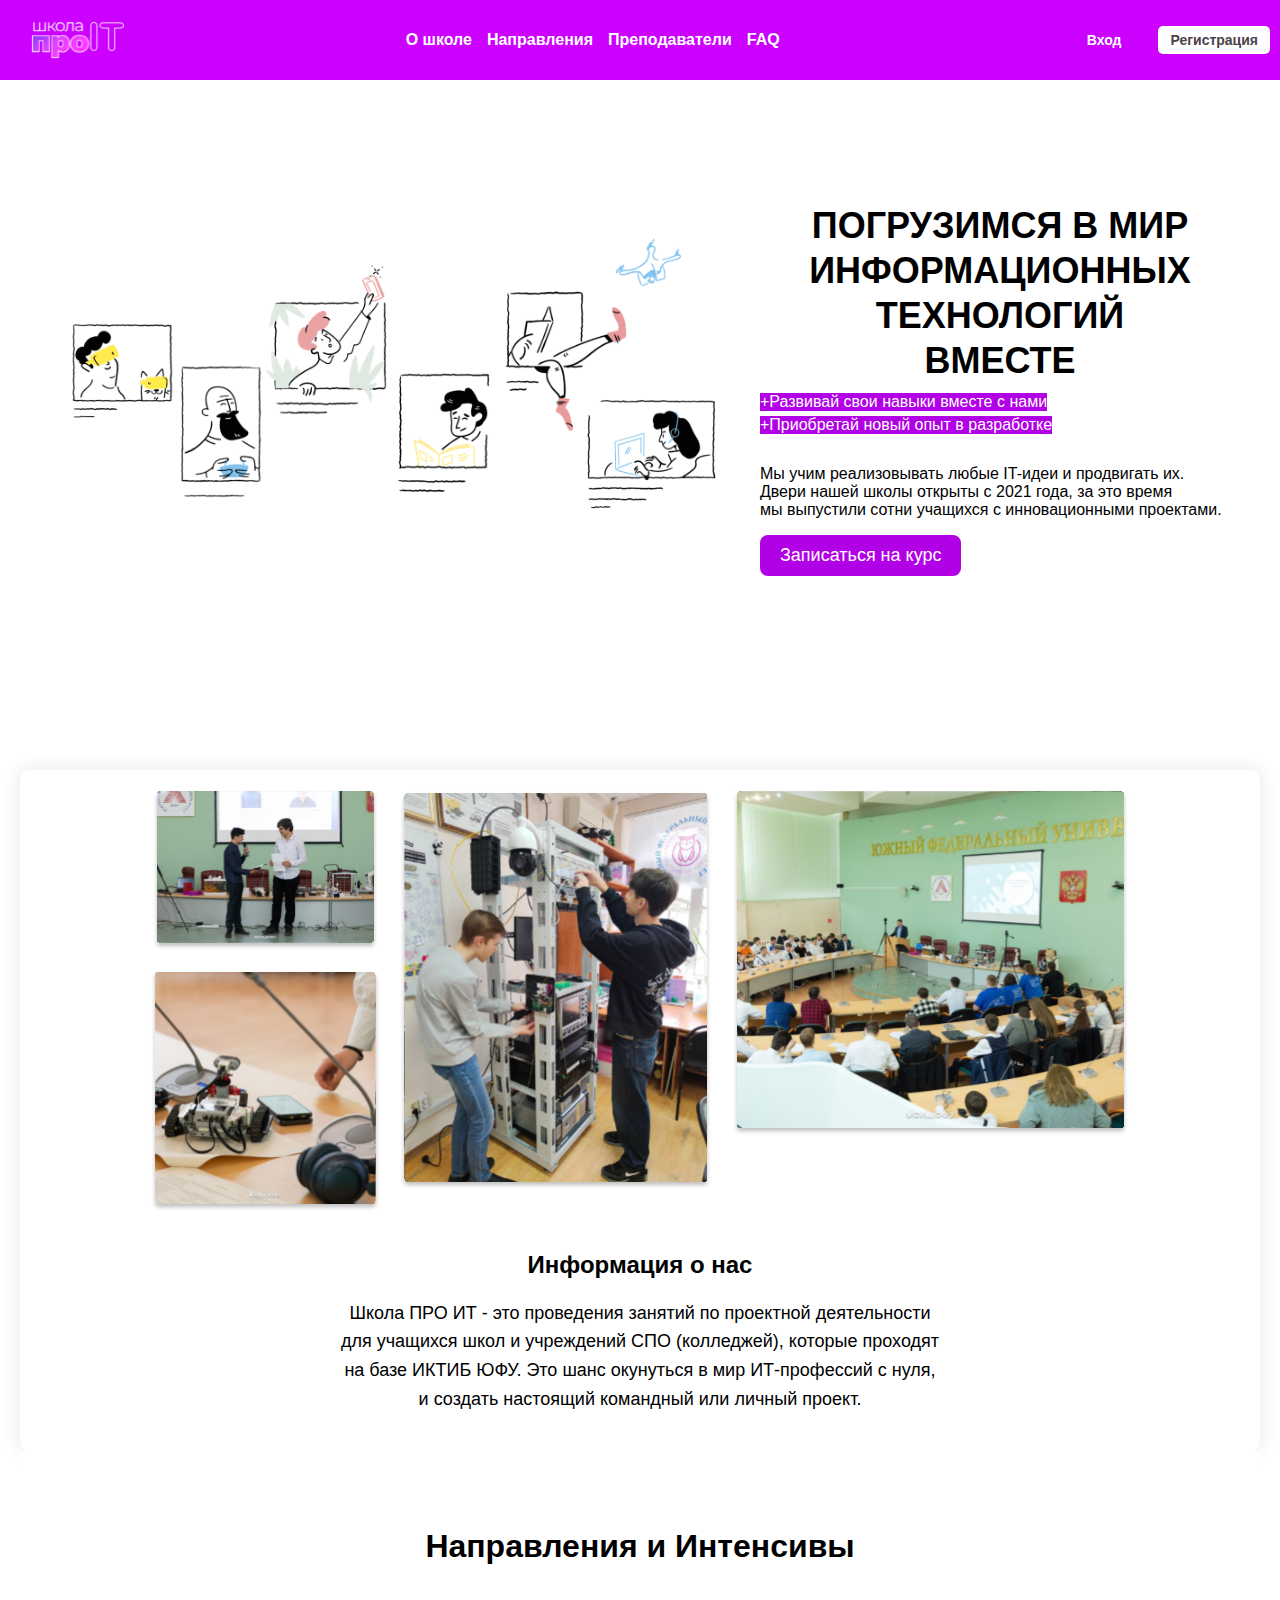
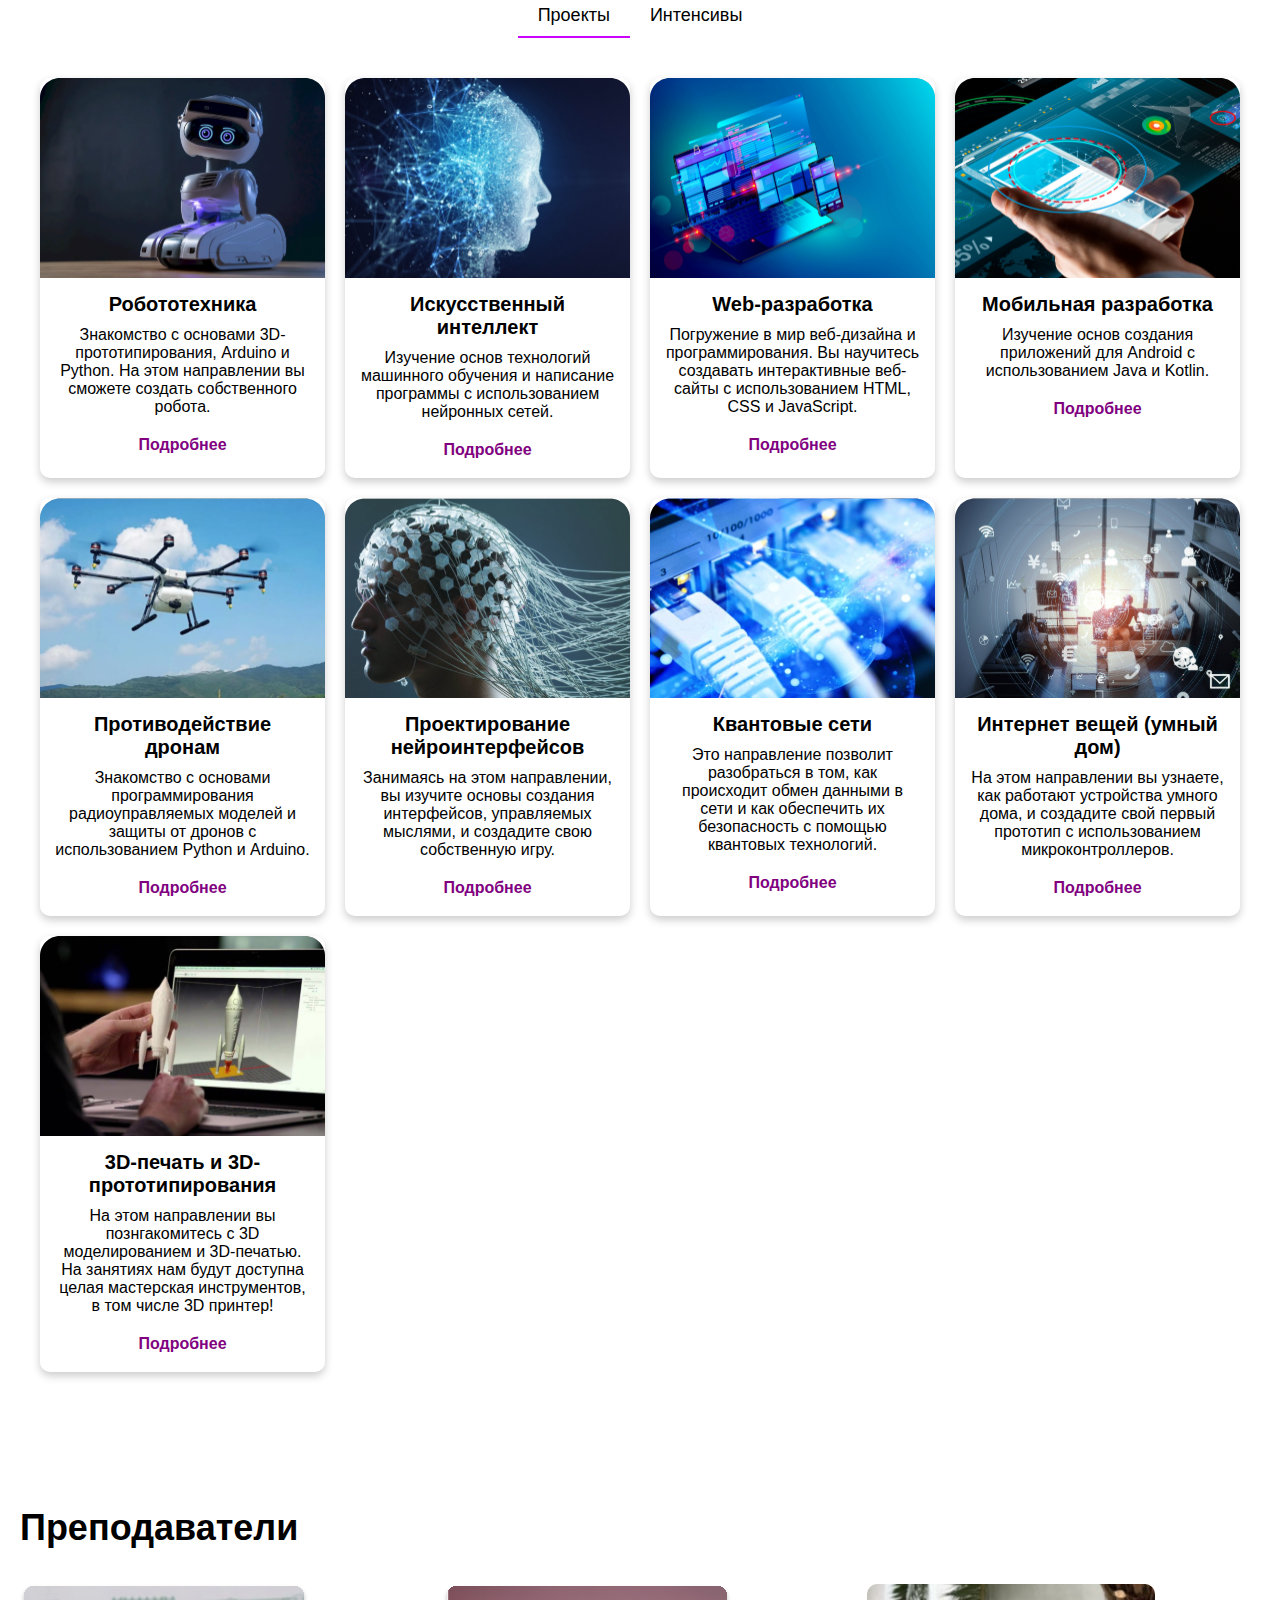
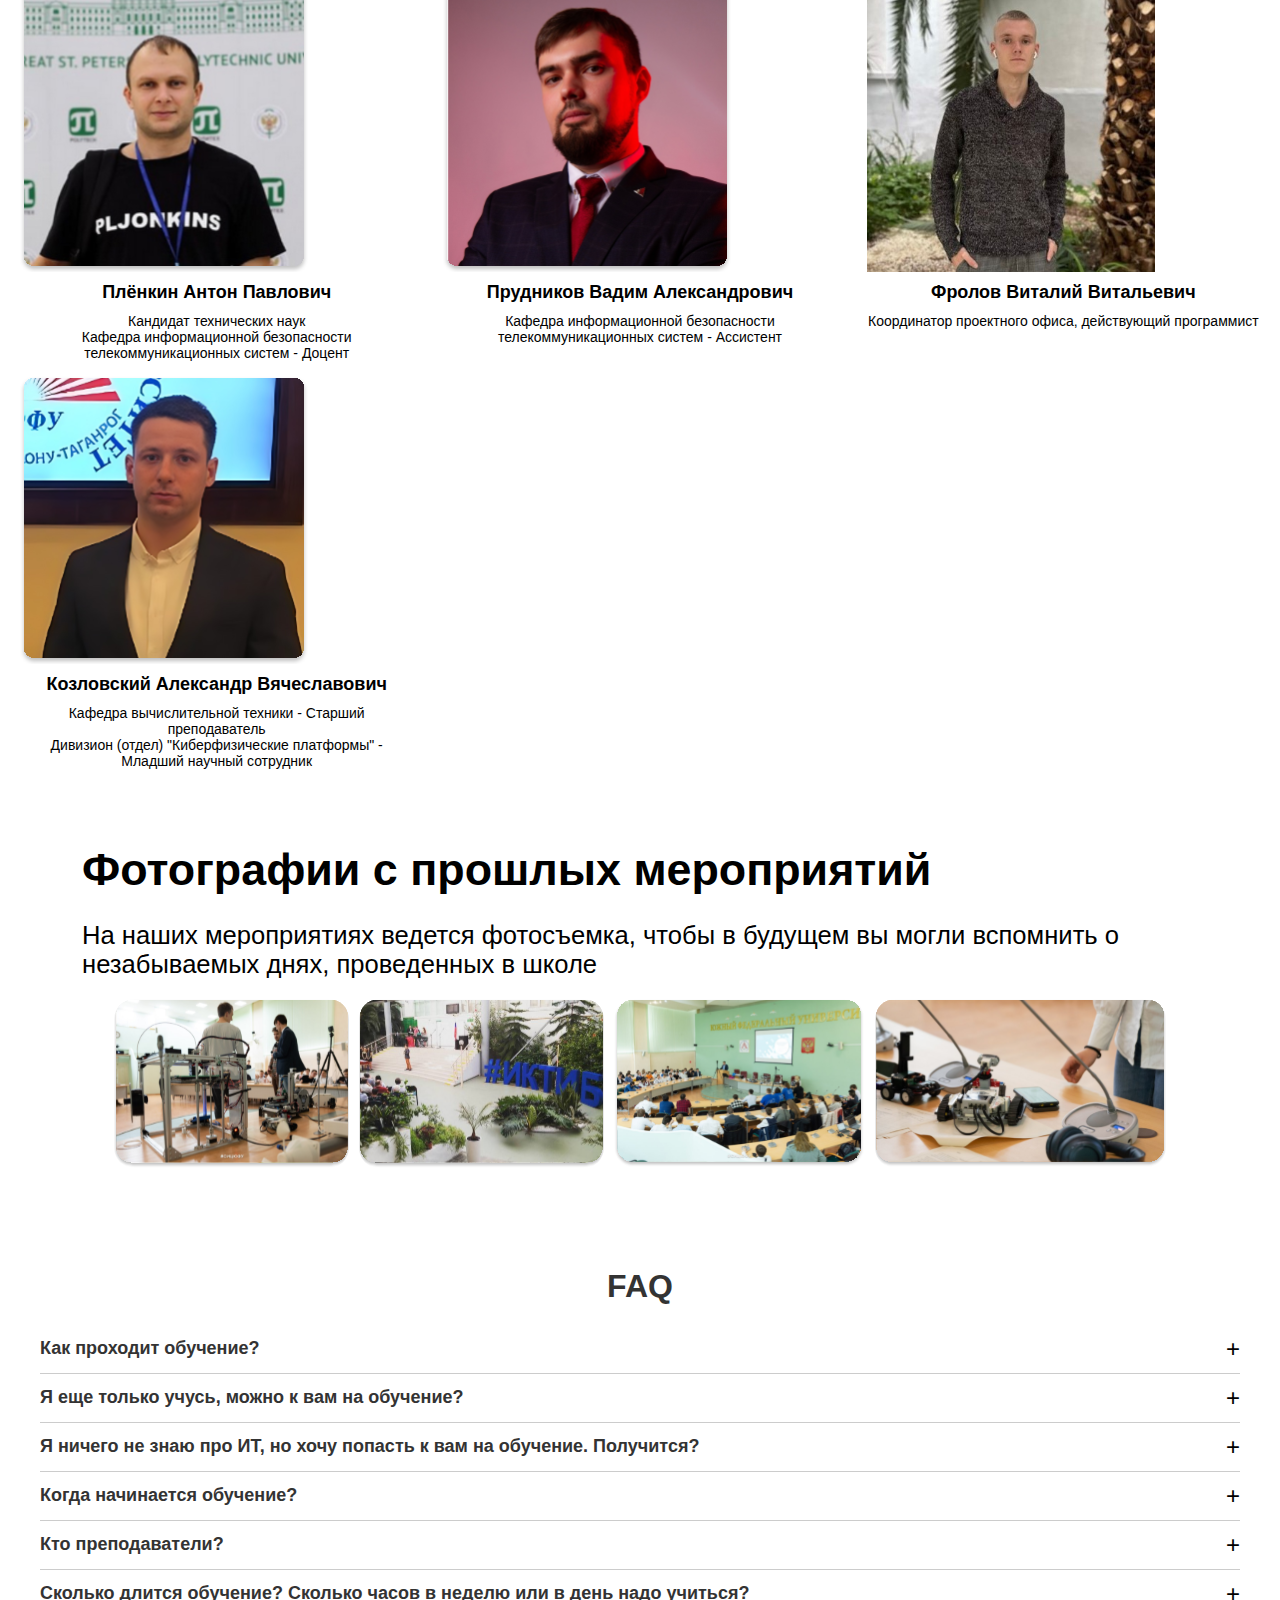
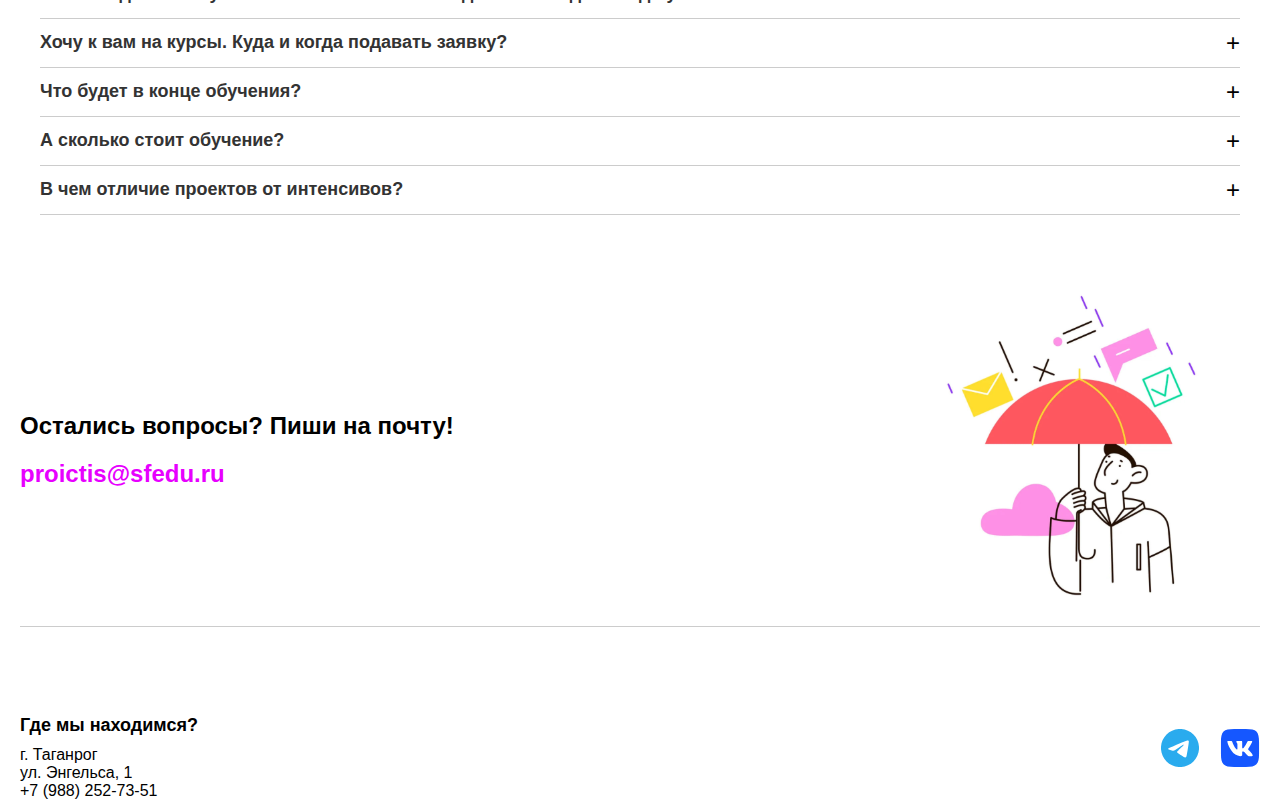
<file: index.html>
<!DOCTYPE html>
<html lang="ru">
<head>
    <meta charset="UTF-8">
    <meta name="viewport" content="width=device-width, initial-scale=1.0">
    <title>Школа ПРО ИТ</title>
    <link rel="stylesheet" href="style.css">
</head>
<body>
<div class="vce">
    <!-- Шапка сайта -->
    <header>
        <div class="control-panel">
            <div class="logo">
                <img src="image/logo.svg" alt="Логотип">
            </div>
            <nav class="navigation">
                <ul class="nav-list">
                    <li><a href="#about">О школе</a></li>
                    <li><a href="#directions">Направления</a></li>
                    <li><a href="#teachers">Преподаватели</a></li>
                    <li><a href="#faq">FAQ</a></li>
                </ul>
            </nav>
            <div class="auth-buttons">
                <a href="/avtoriz_1/index.html" class="login">Вход</a>
                <a href="/registr_final/index.html" class="register">Регистрация</a>
            </div>

            <div class="mobile-menu-icon"> <span>&#9776;</span> </div>
        </div>
        
        <!-- Мобильное меню -->
        <div class="mobile-menu-icon">
            <span>&#9776;</span>
        </div>
        
        <div class="mobile-menu">
            <div class="mobile-menu-header">
                <img src="/image/logo2.svg" alt="Логотип">
                <span class="close-mobile-menu">&lt;</span>
            </div>
            <ul class="mobile-nav-list">
                <li><a href="#about">О школе</a></li>
                <li><a href="#directions">Направления</a></li>
                <li><a href="#teachers">Преподаватели</a></li>
                <li><a href="#faq">FAQ</a></li>
                <li><a href="/avtoriz_1/index.html" class="login">Вход</a></li>
                <li><a href="/registr_final/index.html" class="register">Регистрация</a></li>
            </ul>
        </div>  
    </header>

    <!-- Основной блок -->
    <section class="hero">
        <div class="hero-section">
            <img src="image/pic1.gif" alt="Информационные технологии" class="hero-bg">
            <div class="hero-content">
              <h1>ПОГРУЗИМСЯ В МИР <br> ИНФОРМАЦИОННЫХ ТЕХНОЛОГИЙ <br> ВМЕСТЕ</h1>
        <div class="cta-p">
            <p>+Развивай свои навыки вместе с нами</p>
                <p>+Приобретай новый опыт в разработке</p>
        </div>
        <div class="text">
            <p>Мы учим реализовывать любые IT-идеи и продвигать их. <br> Двери нашей школы открыты с 2021 года, за это время <br> мы выпустили сотни учащихся с инновационными проектами.</p>
            <button onclick="document.location='/registr_final/index.html'" class="zapis">Записаться на курс</button>
        </div>
    </div>
    </div>
    </section>

    <!-- Раздел "Кто мы" -->
    <section class="about-us" id="about">
        <div class="images">
            <img src="/image/image1.svg" alt="Image 1" class="image image1">
            <img src="/image/image2.svg" alt="Image 2" class="image image2">
            <img src="/image/image3.svg" alt="Image 3" class="image image3">
            <img src="/image/image4.svg" alt="Image 4" class="image image4">
        </div>
        <div class="about-content">
            <h2>Информация о нас</h2>
            <p>Школа ПРО ИТ - это проведения занятий по проектной деятельности для учащихся школ и учреждений СПО (колледжей), которые проходят на базе ИКТИБ ЮФУ. Это шанс окунуться в мир ИТ-профессий с нуля, и создать настоящий командный или личный проект.</p>
        </div>
    </section>




    


<!-- Раздел "Направления и Интенсивы" -->
<section id="directions" >
    <h2>Направления и Интенсивы</h2>
    <div class="tabs">
        <button id="projects-btn" class="active">Проекты</button>
        <button id="intensives-btn">Интенсивы</button>
    </div>
    <div class="card-container" id="projects-cards">
        <!-- Карточки направлений -->
        <div class="card">
            <img src="/image/pic7.svg" alt="Робототехника">
            <div class="card-content">
                <h3>Робототехника</h3>
                <p>Знакомство с основами 3D-прототипирования, Arduino и Python. На этом направлении вы сможете создать собственного робота.</p>
                <a href="/registr_final/index.html" class="details">Подробнее</a>
            </div>
        </div>
        <div class="card">
            <img src="/image/pic8.svg" alt="Искусственный интеллект">
            <div class="card-content">
                <h3>Искусственный интеллект</h3>
                <p>Изучение основ технологий машинного обучения и написание программы с использованием нейронных сетей.</p>
                <a href="/registr_final/index.html" class="details">Подробнее</a>
            </div>
        </div>
        <div class="card">
            <img src="/image/pic9.svg" alt="Web-разработка">
            <div class="card-content">
                <h3>Web-разработка</h3>
                <p>Погружение в мир веб-дизайна и программирования. Вы научитесь создавать интерактивные веб-сайты с использованием HTML, CSS и JavaScript.</p>
                <a href="/registr_final/index.html" class="details">Подробнее</a>
            </div>
        </div>
        <div class="card">
            <img src="/image/pic10.svg" alt="Мобильная разработка">
            <div class="card-content">
                <h3>Мобильная разработка</h3>
                <p>Изучение основ создания приложений для Android с использованием Java и Kotlin.</p>
                <a href="/registr_final/index.html" class="details">Подробнее</a>
            </div>
        </div>
        <div class="card">
            <img src="/image/pic11.svg" alt="Противодействие дронам">
            <div class="card-content">
                <h3>Противодействие дронам</h3>
                <p>Знакомство с основами программирования радиоуправляемых моделей и защиты от дронов с использованием Python и Arduino.</p>
                <a href="/registr_final/index.html" class="details">Подробнее</a>
            </div>
        </div>
        <div class="card">
            <img src="/image/pic12.svg" alt="Проектирование нейроинтерфейсов">
            <div class="card-content">
                <h3>Проектирование нейроинтерфейсов</h3>
                <p>Занимаясь на этом направлении, вы изучите основы создания интерфейсов, управляемых мыслями, и создадите свою собственную игру.</p>
                <a href="/registr_final/index.html" class="details">Подробнее</a>
            </div>
        </div>
        <div class="card">
            <img src="/image/pic13.svg" alt="Квантовые сети">
            <div class="card-content">
                <h3>Квантовые сети</h3>
                <p>Это направление позволит разобраться в том, как происходит обмен данными в сети и как обеспечить их безопасность с помощью квантовых технологий.</p>
                <a href="/registr_final/index.html" class="details">Подробнее</a>
            </div>
        </div>
        <div class="card">
            <img src="/image/pic14.svg" alt="Интернет вещей (умный дом)">
            <div class="card-content">
                <h3>Интернет вещей (умный дом)</h3>
                <p>На этом направлении вы узнаете, как работают устройства умного дома, и создадите свой первый прототип с использованием микроконтроллеров.</p>
                <a href="/registr_final/index.html" class="details">Подробнее</a>
            </div>
        </div>
        <div class="card">
            <img src="/image/pic15.svg" alt="Интернет вещей (умный дом)">
            <div class="card-content">
                <h3>3D-печать и 3D-прототипирования</h3>
                <p>На этом направлении вы познгакомитесь с 3D моделированием и 3D-печатью. На занятиях нам будут доступна целая мастерская инструментов, в том числе 3D принтер!</p>
                <a href="/registr_final/index.html" class="details">Подробнее</a>
            </div>
            
        </div>
    </div>


    <!-- Карточки интенсивов (скрыты по умолчанию) -->
    <div class="card-container" id="intensives-cards" style="display:none;">
        <div class="card">
            <img src="/image/pic9.svg" alt="Интенсив по веб-разработке">
            <div class="card-content">
                <h3>Интенсив по веб-разработке</h3>
                <p>Интенсив по созданию веб-сайтов с использованием современных фреймворков и технологий.</p>
                <a href="/registr_final/index.html" class="details">Подробнее</a>
            </div>
        </div>
        <div class="card">
            <img src="/image/pic11.svg" alt="Интенсив по Python">
            <div class="card-content">
                <h3>Интенсив по Python</h3>
                <p>Углубленное изучение Python и библиотек для анализа данных.</p>
                <a href="/registr_final/index.html" class="details">Подробнее</a>
            </div>
        </div>
        <div class="card">
            <img src="/image/pic9.svg" alt="Интенсив по машинному обучению">
            <div class="card-content">
                <h3>Интенсив по машинному обучению</h3>
                <p>Практический курс по созданию моделей машинного обучения с использованием Python и TensorFlow.</p>
                <a href="/registr_final/index.html" class="details">Подробнее</a>
            </div>
        </div>
        
    </div>
</section>



<!-- Раздел "Преподаватели" -->
<section id="teachers">
    <h2>Преподаватели</h2>
    <div class="teacher-container">
        <div class="teacher">
            <img src="/image/pic17.svg" alt="Плёнкин Антон Павлович">
            <h3>Плёнкин Антон Павлович</h3>
            <p>Кандидат технических наук <br> Кафедра информационной безопасности телекоммуникационных систем - Доцент</p>
        </div>
        <div class="teacher">
            <img src="/image/pic18.svg" alt="Прудников Вадим Александрович">
            <h3>Прудников Вадим Александрович</h3>
            <p>Кафедра информационной безопасности телекоммуникационных систем - Ассистент</p>
        </div>
        <div class="teacher">
            <img src="/image/VV2.jpg" alt="Фролов Виталий Витальевич">
            <h3>Фролов Виталий Витальевич</h3>
            <p>Координатор проектного офиса, действующий программист</p>
        </div>
        <div class="teacher">
            <img src="/image/pic20.svg" alt="Козловский Александр Вячеславович">
            <h3>Козловский Александр Вячеславович</h3>
            <p>Кафедра вычислительной техники - Старший преподаватель
            <br> Дивизион (отдел) "Киберфизические платформы" - Младший научный сотрудник</p>
        </div>
    </div>
</section>

<!-- Раздел "Фотографии с прошлых мероприятий" -->
<section id="gallery">
    <h2>Фотографии с прошлых мероприятий</h2>
    <p>На наших мероприятиях ведется фотосъемка, чтобы в будущем вы могли вспомнить о незабываемых днях, проведенных в школе</p>
    <div class="gallery-container">
        <img src="/image/pic21.svg" alt="Фото мероприятия 1">
        <img src="/image/pic22.svg" alt="Фото мероприятия 2">
        <img src="/image/pic23.svg" alt="Фото мероприятия 3">
        <img src="/image/pic24.svg" alt="Фото мероприятия 4">
    </div>
</section>

<!-- Раздел FAQ -->
<section id="faq">
    <h2>FAQ</h2>
    <div class="faq-item">
        <div class="faq-question">
            <h3>Как проходит обучение?</h3>
            <span class="faq-toggle">+</span>
        </div>
        <div class="faq-answer">
            <p>Обучение проходит в формате выполнения совместного проекта в течении полугода, этого времени достаточно, чтобы узнать основы и научиться чему-то новому.</p>
        </div>
    </div>
    <div class="faq-item">
        <div class="faq-question">
            <h3>Я еще только учусь, можно к вам на обучение?</h3>
            <span class="faq-toggle">+</span>
        </div>
        <div class="faq-answer">
            <p>Конечно!! Мы заинтересованы во всех, кто хочет связать свою жизнь с ИТ сферой или хочет узнать их основы.</p>
        </div>
    </div>
    <div class="faq-item">
        <div class="faq-question">
            <h3>Я ничего не знаю про ИТ, но хочу попасть к вам на обучение. Получится?</h3>
            <span class="faq-toggle">+</span>
        </div>
        <div class="faq-answer">
            <p>Наш проект нацелен на людей с начальным уровнем знаний, поэтому даже если у вас нет навыков, то именно у нас вы можете их получить в интересном формате.</p>
        </div>
    </div>

    <div class="faq-item">
        <div class="faq-question">
            <h3>Когда начинается обучение?</h3>
            <span class="faq-toggle">+</span>
        </div>
        <div class="faq-answer">
            <p>Обучение начнется, как только соберется команда для выполнения проекта, это может занять некоторое время, но вы будете обязательно уведомлены.</p>
        </div>
    </div>
    <div class="faq-item">
        <div class="faq-question">
            <h3>Кто преподаватели?</h3>
            <span class="faq-toggle">+</span>
        </div>
        <div class="faq-answer">
            <p>Наши преподаватели — это высококвалифицированные специалисты из IT-компаний, преподаватели института, за плечами которых множество научных открытий, выигранных конкурсов и грантов.</p>
        </div>
    </div>
    <div class="faq-item">
        <div class="faq-question">
            <h3>Сколько длится обучение? Сколько часов в неделю или в день надо учиться?</h3>
            <span class="faq-toggle">+</span>
        </div>
        <div class="faq-answer">
            <p>Полностью обучения длиться 6 месяцев при выборе проекта и 2 месяца при выборе интенсива. Занятия проводятся раз в неделю в воскресенье, проект длится 2 часа, а интенсив 4 часа. Время начала занятий устанавливается позже, но чаще всего в 10 или 12 часов.</p>
        </div>
    </div>
    <div class="faq-item">
        <div class="faq-question">
            <h3>Хочу к вам на курсы. Куда и когда подавать заявку?</h3>
            <span class="faq-toggle">+</span>
        </div>
        <div class="faq-answer">
            <p>Отлично, когда выберите нужный курс, регистрируетесь и заходите в свой аккаунт. Заполните свой профиль и в отделе заявка выберите нужный курс, заполните форму, и нажмите кнопку «Подать заявку».</p>
        </div>
    </div>
    <div class="faq-item">
        <div class="faq-question">
            <h3>Что будет в конце обучения? </h3>
            <span class="faq-toggle">+</span>
        </div>
        <div class="faq-answer">
            <p>По окончании обучения вы сможете получить официальный сертификат от ИКТИБ ЮФУ, подтверждающий успешное прохождение курса.</p>
        </div>
    </div>
    <div class="faq-item">
        <div class="faq-question">
            <h3>А сколько стоит обучение?</h3>
            <span class="faq-toggle">+</span>
        </div>
        <div class="faq-answer">
            <p>У нас есть разные варианты курсов. Проект (6 месяцев) полностью бесплатный, а интенсив (2 месяца) платный, так как ученики за короткий срок проходят полугодовую программу или осваивают более сложный стек технологий. Стоимость составляет 3500 р. в месяц.</p>
        </div>
    </div>
    <div class="faq-item">
        <div class="faq-question">
            <h3>В чем отличие проектов от интенсивов?</h3>
            <span class="faq-toggle">+</span>
        </div>
        <div class="faq-answer">
            <p>Проект – это 6-месячный курс, где под руководством опытных наставников команда должна будет разработать свой проект и защитить его в конце обучения. А суть интенсива в том, что за 2 месяца участники проходят полугодовую программу или же проходят более сложный стек технологий.</p>
        </div>
    </div>
</section>


<!-- Раздел Контакты -->
<section id="contact">
    <div class="contact-container">
        <div class="contact-info">
            <h2>Остались вопросы? Пиши на почту!</h2>
            <a href="mailto:proictis@sfedu.ru" class="contact-email">proictis@sfedu.ru</a>
        </div>
        <div class="contact-image">
            <img src="/image/pic25.svg" alt="Контакты" >
        </div>
    </div>
    <div class="footer">
        <div class="address">
            <h3>Где мы находимся?</h3>
            <p>г. Таганрог<br>ул. Энгельса, 1</p>
            <p>+7 (988) 252-73-51</p>
        </div>
        <div class="social-icons">
            <a href="https://t.me/school_pro_it"><img src="/image/teleg2.svg" alt="Telegram"></a>
            <a href="https://vk.com/proittaganrog"><img src="/image/vk-icon.svg" alt="VK"></a>
        </div>
    </div>
</section>


</div>
<script src="main.js"></script>

</body>
</html>
</file>
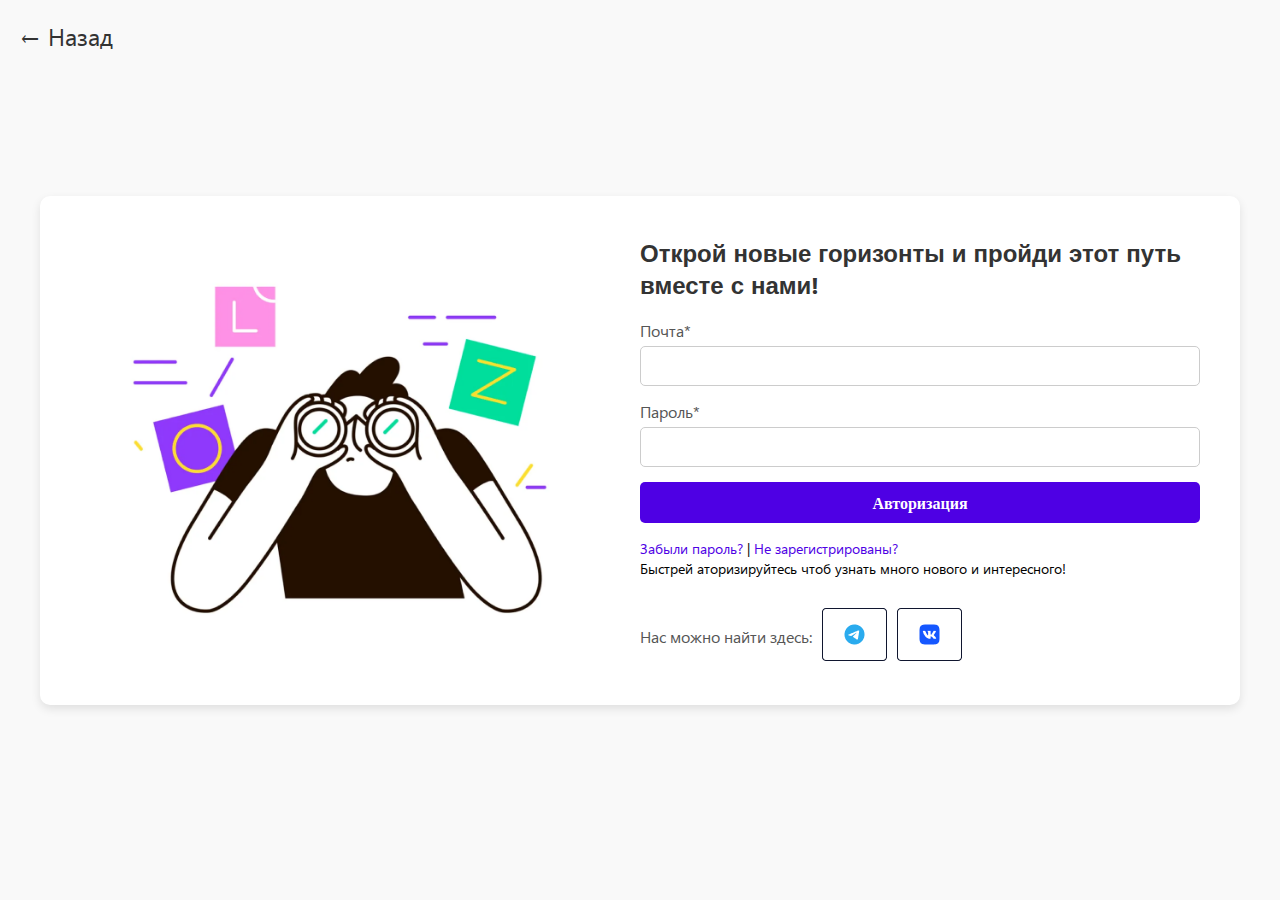
<file: avtoriz_1/index.html>
<!DOCTYPE html>
<html lang="en">
<head>
    <meta charset="UTF-8">
    <meta name="viewport" content="width=device-width, initial-scale=1.0">
    <title>Login Page</title>
    <link rel="stylesheet" href="css/styles.css">
    <link rel="stylesheet" href="css/font.css">
    <script defer src="js/script.js"></script>
</head>
<body>
    <a href="javascript:history.back()" class="back-arrow">&#8592; Назад</a>
    <div class="container">
        <div class="image-container">
            <img src="img/illustration.png" alt="Illustration" class="illustration">
        </div>
        <div class="form-container">
            <h1>Открой новые горизонты и пройди этот путь вместе с нами!</h1>
            <form action="/login" method="POST" class="login-form" id="loginForm">
                <label for="email">Почта*</label>
                <input type="email" id="email" name="email" required>

                
                <label for="password">Пароль*</label>
                <input type="password" id="password" name="password" required>
                <button type="submit" class="submit-button">Авторизация</button>

                <div class="links">
                    <a href="#" class="forgot-password" id="forgotPasswordLink">Забыли пароль?</a>
                    <span> | </span>
                    <a href="../registr_final/index.html" class="register">Не зарегистрированы?</a>
                    <div>
                        Быстрей аторизируйтесь чтоб узнать много нового и интересного!
                    </div>
                </div>
            </form>
            <div class="social-links">
                <p>Нас можно найти здесь:</p>
                <a href="https://t.me/school_pro_it" target="_blank"><img src="img/telegram-icon.png" alt="Telegram"></a>
                <a href="https://vk.com/proittaganrog" target="_blank"><img src="img/vk-icon.png" alt="VK"></a>
                <!---<a href="https://ya.ru/" target="_blank"><img src="img/ya-icon.png" alt="Yandex"></a>-->
            </div>
        </div>
    </div>
</body>
</html>
</file>
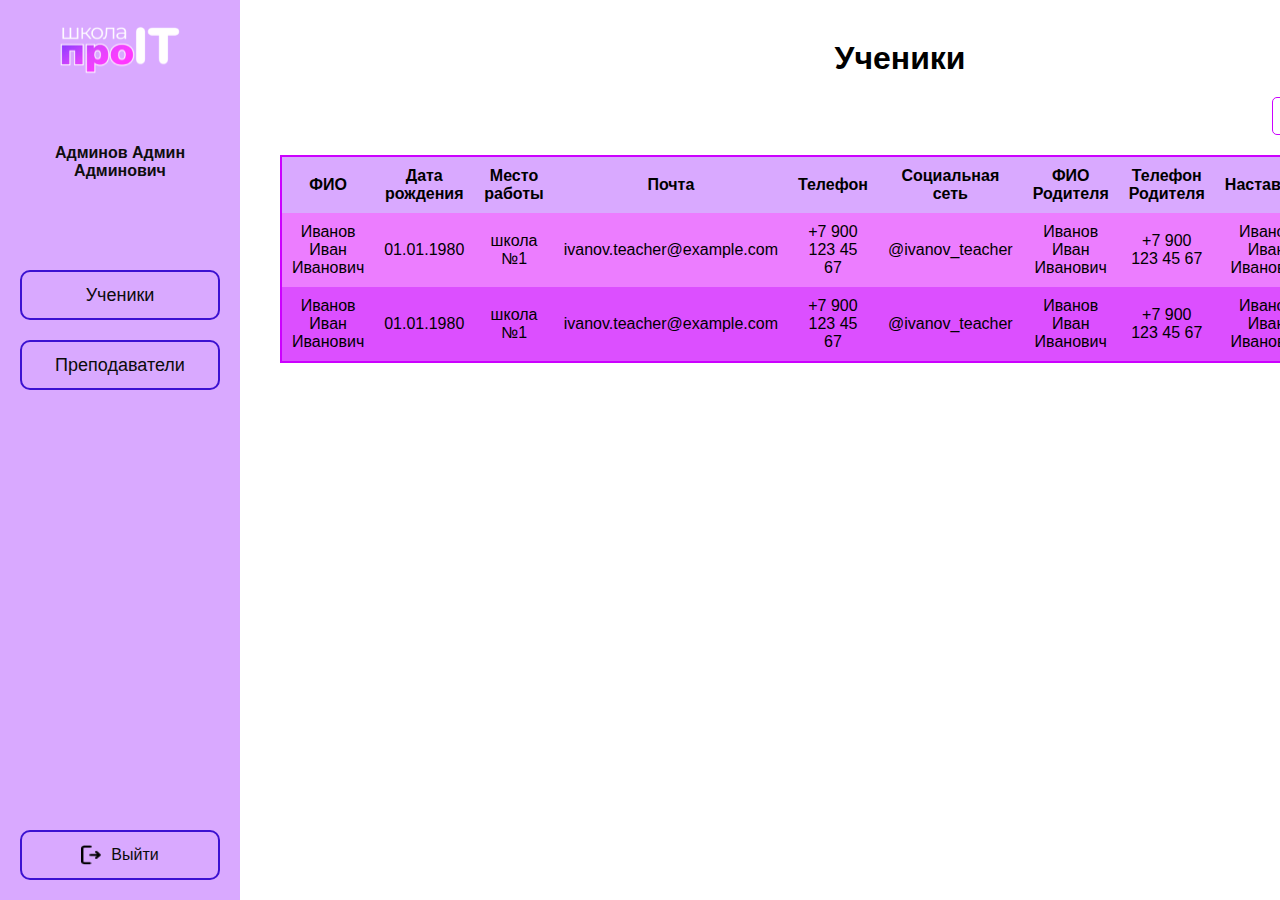
<file: profile_admin/index.html>
<!DOCTYPE html>
<html lang="ru">

<head>
    <meta charset="UTF-8">
    <meta name="viewport" content="width=device-width, initial-scale=1.0">
    <title>Админ</title>
    <link rel="stylesheet" href="css/styles.css">
</head>

<body>
    <div class="container">
        <!-- Sidebar -->
        <div class="sidebar">
            <div class="logo">
                <img src="img/Menuitem.png" alt="Школа проIT">
            </div>
            <div class="student-info">
                <p>Админов Админ Админович</p>
            </div>
            <nav class="menu">
                <ul>
                    <li><a href="#" onclick="showSection('students')">Ученики</a></li>
                    <li><a href="#" onclick="showSection('teachers')">Преподаватели</a></li>
                </ul>
            </nav>
            <a class="logout" href="..">
                <img src="img/Vector.png" alt="Выйти">
                Выйти
            </a>
        </div>

        <!-- Main Content -->
        <div class="main-content">
            <!-- Students Section -->
            <div id="students" class="section active">
                <h2>Ученики</h2>
                <div class="search-container">
                    <input type="text" id="searchStudents" placeholder="Поиск">
                    <button type="button" class="search-button" onclick="performSearch()">
                        <img src="img/213.png" alt="Search Icon" class="search-icon">
                    </button>
                </div>
                
                <div class="table-container">
                    <table id="teachersTable">
                        <thead>
                            <tr>
                                <th>ФИО</th>
                                <th>Дата рождения</th>
                                <th>Место работы</th>
                                <th>Почта</th>
                                <th>Телефон</th>
                                <th>Социальная сеть</th>
                                <th>ФИО Родителя</th>
                                <th>Телефон Родителя</th>
                                <th>Наставник</th>
                                <th>Направление</th>
                                <th>Статус</th>
                            </tr>
                        </thead>
                        <tbody>
                            <!-- Example Rows -->
                            <tr>
                                <td>Иванов Иван Иванович</td>
                                <td>01.01.1980</td>
                                <td>школа №1</td>
                                <td>ivanov.teacher@example.com</td>
                                <td>+7 900 123 45 67</td>
                                <td>@ivanov_teacher</td>
                                <td>Иванов Иван Иванович</td>
                                <td>+7 900 123 45 67</td>
                                <td>Иванов Иван Иванович</td>
                                <td>Мобильная разработка</td>
                                <td>Принят</td>
                            </tr>
                            <tr>
                                <td>Иванов Иван Иванович</td>
                                <td>01.01.1980</td>
                                <td>школа №1</td>
                                <td>ivanov.teacher@example.com</td>
                                <td>+7 900 123 45 67</td>
                                <td>@ivanov_teacher</td>
                                <td>Иванов Иван Иванович</td>
                                <td>+7 900 123 45 67</td>
                                <td>Иванов Иван Иванович</td>
                                <td>Мобильная разработка</td>
                                <td>Принят</td>
                            </tr>
                        </tbody>
                    </table>
                </div>
            </div>

            <!-- Teachers Section -->
            <div id="teachers" class="section">
                <h2>Преподаватели</h2>
                <div class="search-container">
                    <input type="text" id="searchTeachers" placeholder="Поиск">
                    <button type="button" class="search-button" onclick="performSearch()">
                        <img src="img/213.png" alt="Search Icon" class="search-icon">
                    </button>
                </div>
                
                <div class="table-container">
                    <table id="studentsTable">
                        <thead>
                            <tr>
                                <th>ФИО</th>
                                <th>Дата рождения</th>
                                <th>Место учебы</th>
                                <th>Почта</th>
                                <th>Телефон ученика</th>
                                <th>Социальная сеть</th>
                                <th>Должность</th>
                            </tr>
                        </thead>
                        <tbody>
                            <!-- Example Rows -->
                            <tr>
                                <td>Иванов Иван Иванович</td>
                                <td>01.01.2000</td>
                                <td>школа №1</td>
                                <td>ivanov@example.com</td>
                                <td>+7 900 123 45 67</td>
                                <td>@ivanov_social</td>
                                <td>Должность</td>
                            </tr>
                            <tr>
                                <td>Петров Петр Петрович</td>
                                <td>02.02.2001</td>
                                <td>школа №2</td>
                                <td>petrov@example.com</td>
                                <td>+7 900 234 56 78</td>
                                <td>@petrov_social</td>
                                <td>Должность</td>
                            </tr>
                            <tr>
                                <td>Иванов Иван Иванович</td>
                                <td>01.01.2000</td>
                                <td>школа №1</td>
                                <td>ivanov@example.com</td>
                                <td>+7 900 123 45 67</td>
                                <td>@ivanov_social</td>
                                <td>Должность</td>
                            </tr>
                            <tr>
                                <td>Петров Петр Петрович</td>
                                <td>02.02.2001</td>
                                <td>школа №2</td>
                                <td>petrov@example.com</td>
                                <td>+7 900 234 56 78</td>
                                <td>@petrov_social</td>
                                <td>Должность</td>
                            </tr>
                        </tbody>
                    </table>
                   
                </div>
            </div>
        </div>
    </div>

    <script>
        function showSection(sectionId) {
            document.querySelectorAll('.section').forEach(section => {
                section.classList.remove('active');
            });
            document.getElementById(sectionId).classList.add('active');
        }

        function searchTable(tableId, inputId) {
            const input = document.getElementById(inputId);
            const filter = input.value.toLowerCase();
            const table = document.getElementById(tableId);
            const tr = table.getElementsByTagName('tr');

            for (let i = 1; i < tr.length; i++) {
                let match = false;
                const td = tr[i].getElementsByTagName('td');
                for (let j = 0; j < td.length; j++) {
                    if (td[j]) {
                        if (td[j].innerHTML.toLowerCase().indexOf(filter) > -1) {
                            match = true;
                            break;
                        }
                    }
                }
                tr[i].style.display = match ? '' : 'none';
            }
        }
    </script>
</body>

</html>
</file>
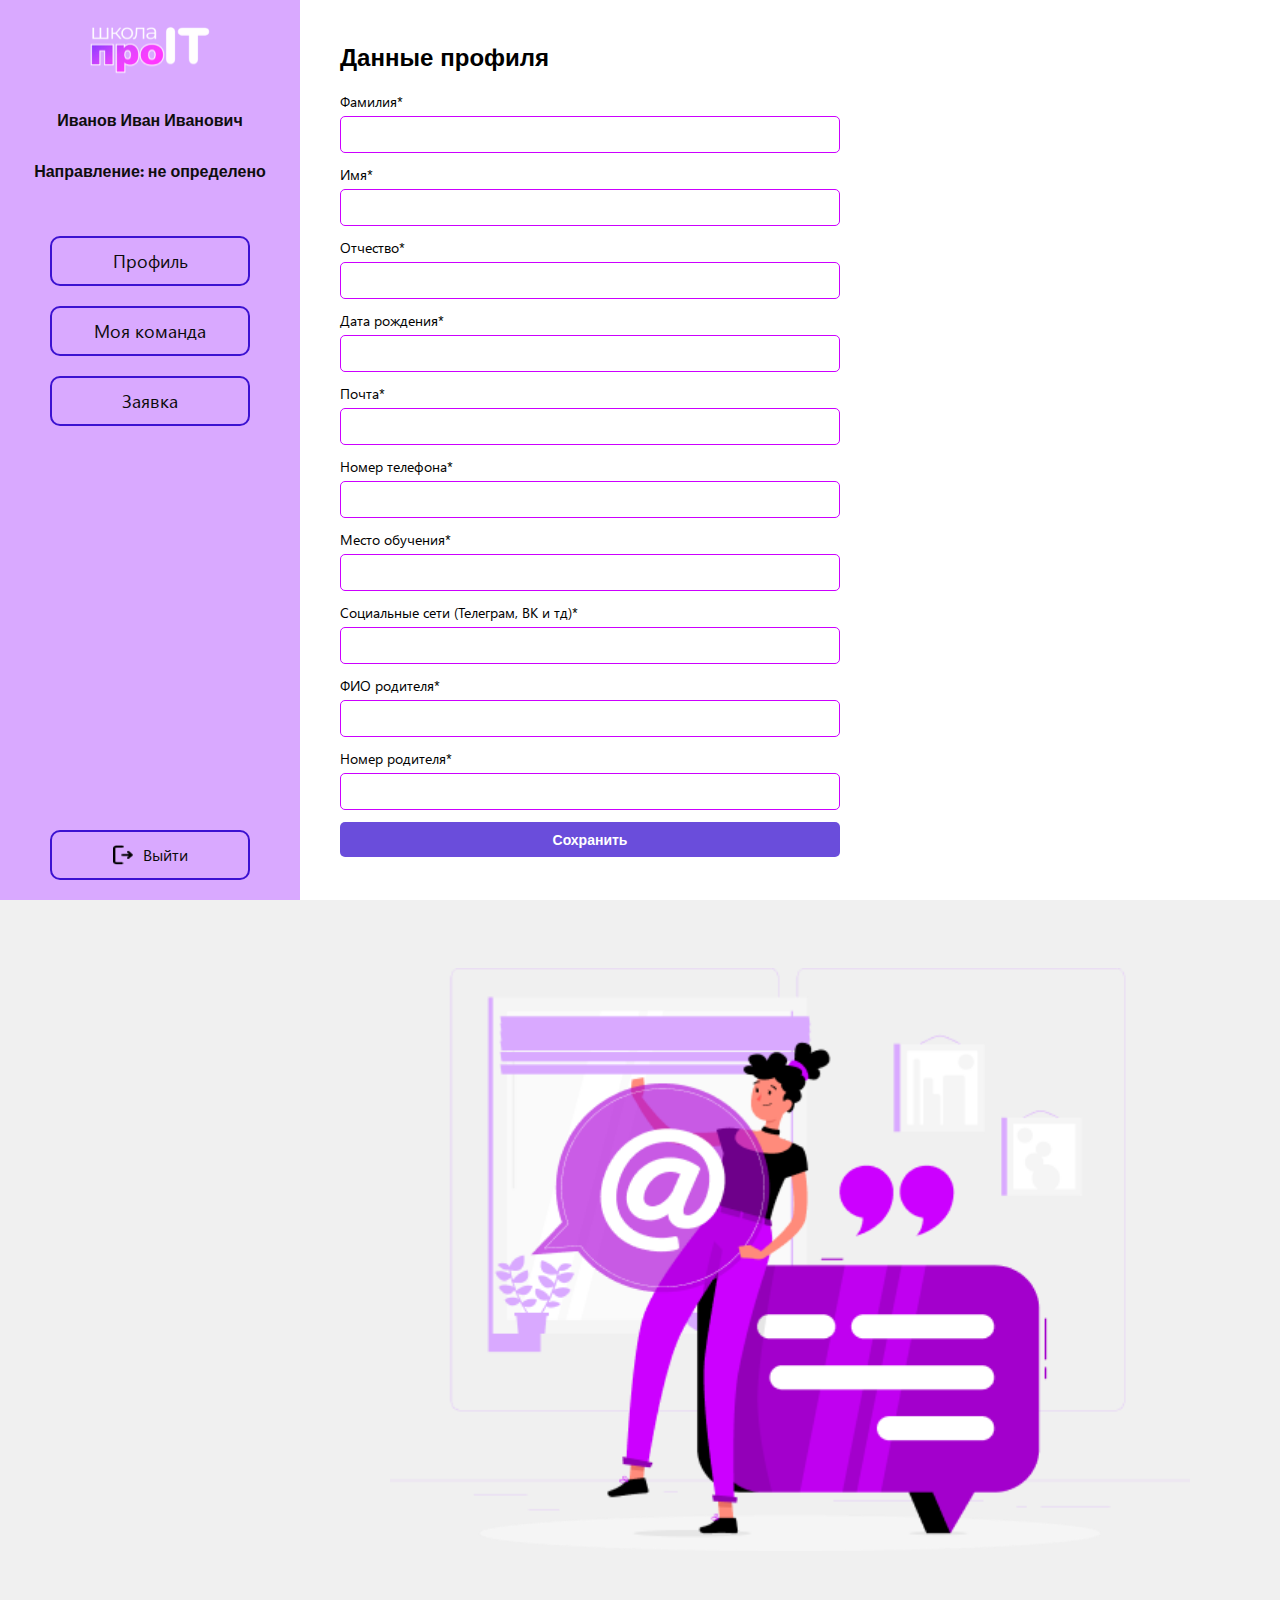
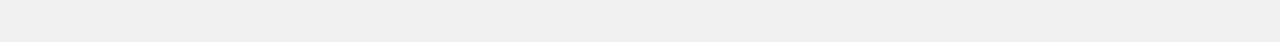
<file: profile_student/index.html>
<!DOCTYPE html>
<html lang="ru">
<head>
    <meta charset="UTF-8">
    <meta name="viewport" content="width=device-width, initial-scale=1.0">
    <title>Профиль ученика</title>
    <link rel="stylesheet" href="css/font.css">
    <link rel="stylesheet" href="css/styles.css">
</head>
<body>
    <div class="container">
        <div class="sidebar">
            <div class="logo">
                <img src="img/Menuitem.png" alt="Школа проIT">
            </div>
            <div class="student-info">
                <p>Иванов Иван Иванович</p>
                <p>Направление: не определено</p>
            </div>
            <nav class="menu">
                <ul>
                    <li><a href="#" onclick="showSection('profile')">Профиль</a></li>
                    <li><a href="#" onclick="showSection('team')">Моя команда</a></li>
                    <li><a href="#" onclick="showSection('application')">Заявка</a></li>
                </ul>
            </nav>
            <a class="logout" href="..">
                <img src="img/Vector.png" alt="Выйти">
                Выйти
            </a>
        </div>

        <!-- Main Content -->
        <div class="main-content">
            <!-- Profile Section -->
            <div id="profile" class="section active">
                <h2>Данные профиля</h2>
                <div class="profile-content">
                    <form id="profile-form">
                        <div class="form-group">
                            <label for="last-name">Фамилия*</label>
                            <input type="text" id="last-name" name="last-name" required>
                        </div>

                        <div class="form-group">
                            <label for="first-name">Имя*</label>
                            <input type="text" id="first-name" name="first-name" required>
                        </div>

                        <div class="form-group">
                            <label for="middle-name">Отчество*</label>
                            <input type="text" id="middle-name" name="middle-name" required>
                        </div>

                        <div class="form-group">
                            <label for="birthdate">Дата рождения*</label>
                            <input type="text" id="birthdate" name="birthdate" required>
                        </div>

                        <div class="form-group">
                            <label for="email">Почта*</label>
                            <input type="email" id="email" name="email" required>
                        </div>

                        <div class="form-group">
                            <label for="phone">Номер телефона*</label>
                            <input type="text" id="phone" name="phone" required>
                        </div>

                        <div class="form-group">
                            <label for="school">Место обучения*</label>
                            <input type="text" id="school" name="school" required>
                        </div>

                        <div class="form-group">
                            <label for="social-media">Социальные сети (Телеграм, ВК и тд)*</label>
                            <input type="text" id="social-media" name="social-media" required>
                        </div>

                        <div class="form-group">
                            <label for="parent-name">ФИО родителя*</label>
                            <input type="text" id="parent-name" name="parent-name" required>
                        </div>

                        <div class="form-group">
                            <label for="parent-phone">Номер родителя*</label>
                            <input type="text" id="parent-phone" name="parent-phone"required>
                        </div>

                        <button type="submit">Сохранить</button>
                    
                        
                    </form>
                    <div class="profile-image">
                        <img src="img/rafiki.png" alt="Profile Image">
                    </div>
                
                </div>
            </div>

            
            <!-- Team Section -->
            <div id="team" class="section active">
                <h2>Моя команда</h2>
                <div class="team-grid">
                    <div class="team-box">
                        <p><strong>Наставник:</strong> Фабияк Альбина Александровна</p>
                        <p><strong>Направление:</strong> Робототехника</p>
                        <p><strong>Тема проекта:</strong> Создание робота пылесоса с динамиками для радио</p>
                    </div>
                    <div class="team-box">
                        <p><strong>Задание</strong></p>
                        <p>Разработать информационный портал об обучающем учреждении с возможностью записи на представленные курсы</p>
                    </div>
                    <div class="team-box">
                        <p><strong>Участники команды</strong></p>
                        <ul>
                            <li>Сидорова Надежда - Капитан</li>
                            <li>Котик Владислав - Тестировщик</li>
                            <li>Сушкевич Дарина - Фронт. разработчик</li>
                            <li>Лукчук Роман - Век. разработчик</li>
                            <li>Партом Михаил - Дизайнер</li>
                        </ul>
                    </div>
                    <div>
                        <img src="img/amico.png" alt="Team Image" class="team-image">
                    </div>
                </div>
            </div>
            

            <div id="application" class="section">
                    <h2>Заявка <div class="aye">(не подана)</div></h2>
                    <form id="application-form">
                        <div class="form-group form-type">
                            <button type="button" id="project-button" class="form-option">Проект</button>
                            <button type="button" id="intensive-button" class="form-option active">Интенсив</button>
                        </div>
                        
                        <div class="form-group">
                            <label for="direction">Выбор направления</label>
                            <select id="direction" name="direction" required>
                                <option value="" disabled selected>Выберите направление</option>
                                <option value="robotics">Робототехника</option>
                                <option value="iot">Интернет вещей (умный дом)</option>
                                <option value="ai">Искусственный интеллект</option>
                                <option value="web-dev">WEB-разработка</option>
                                <option value="mobile-dev">Мобильная разработка</option>
                                <option value="drones">Противодействие дронам</option>
                                <option value="neural-interfaces">Проектирование нейроинтерфейсов</option>
                                <option value="quantum-networks">Квантовые сети</option>
                                <option value="3d-printing">3D-печать и прототипирование</option>
                            </select>
                        </div>
                        <div class="form-group">
                            <label for="skills">Что ты умеешь из сферы IT?</label>
                            <input type="text" id="skills" name="skills" required>
                        </div>
                        <div class="form-group">
                            <label for="learning-goals">Чему ты хочешь научиться?</label>
                            <input type="text" id="learning-goals" name="learning-goals" required>
                        </div>
                        <div class="form-group">
                            <label for="experience">Есть у тебя опыт в разработке?</label>
                            <input type="text" id="experience" name="experience" required>
                        </div>
                        <button type="submit" id="submit-button" disabled>Подать заявку</button>
                    </form>
                    <p id="submission-status"></p>
            </div>
        </div>
    </div>   
  

    <script>
        document.addEventListener('DOMContentLoaded', function() {
    const submitButton = document.getElementById('submit-button');
    const form = document.getElementById('application-form');

    form.addEventListener('input', function() {
        let allFilled = true;
        form.querySelectorAll('input, select').forEach(input => {
            if (!input.value) {
                allFilled = false;
            }
        });

        if (allFilled) {
            submitButton.disabled = false;
        } else {
            submitButton.disabled = true;
        }
    });
});

        // JavaScript to toggle between the buttons
    document.addEventListener('DOMContentLoaded', function () {
    const projectButton = document.getElementById('project-button');
    const intensiveButton = document.getElementById('intensive-button');
    
    projectButton.addEventListener('click', function () {
        toggleActiveButton(projectButton, intensiveButton);
    });
    
    intensiveButton.addEventListener('click', function () {
        toggleActiveButton(intensiveButton, projectButton);
    });

    function toggleActiveButton(activeButton, inactiveButton) {
        activeButton.classList.add('active');
        inactiveButton.classList.remove('active');
    }
});

        function showSection(sectionId) {
    // Скрыть все секции
    document.querySelectorAll('.section').forEach(section => {
        section.classList.remove('active');
    });
    // Показать выбранную секцию
    document.getElementById(sectionId).classList.add('active');
}

// Убедитесь, что по умолчанию только профильная секция активна
document.addEventListener('DOMContentLoaded', function () {
    showSection('profile');
});

    </script>
</body>
</html>
</file>
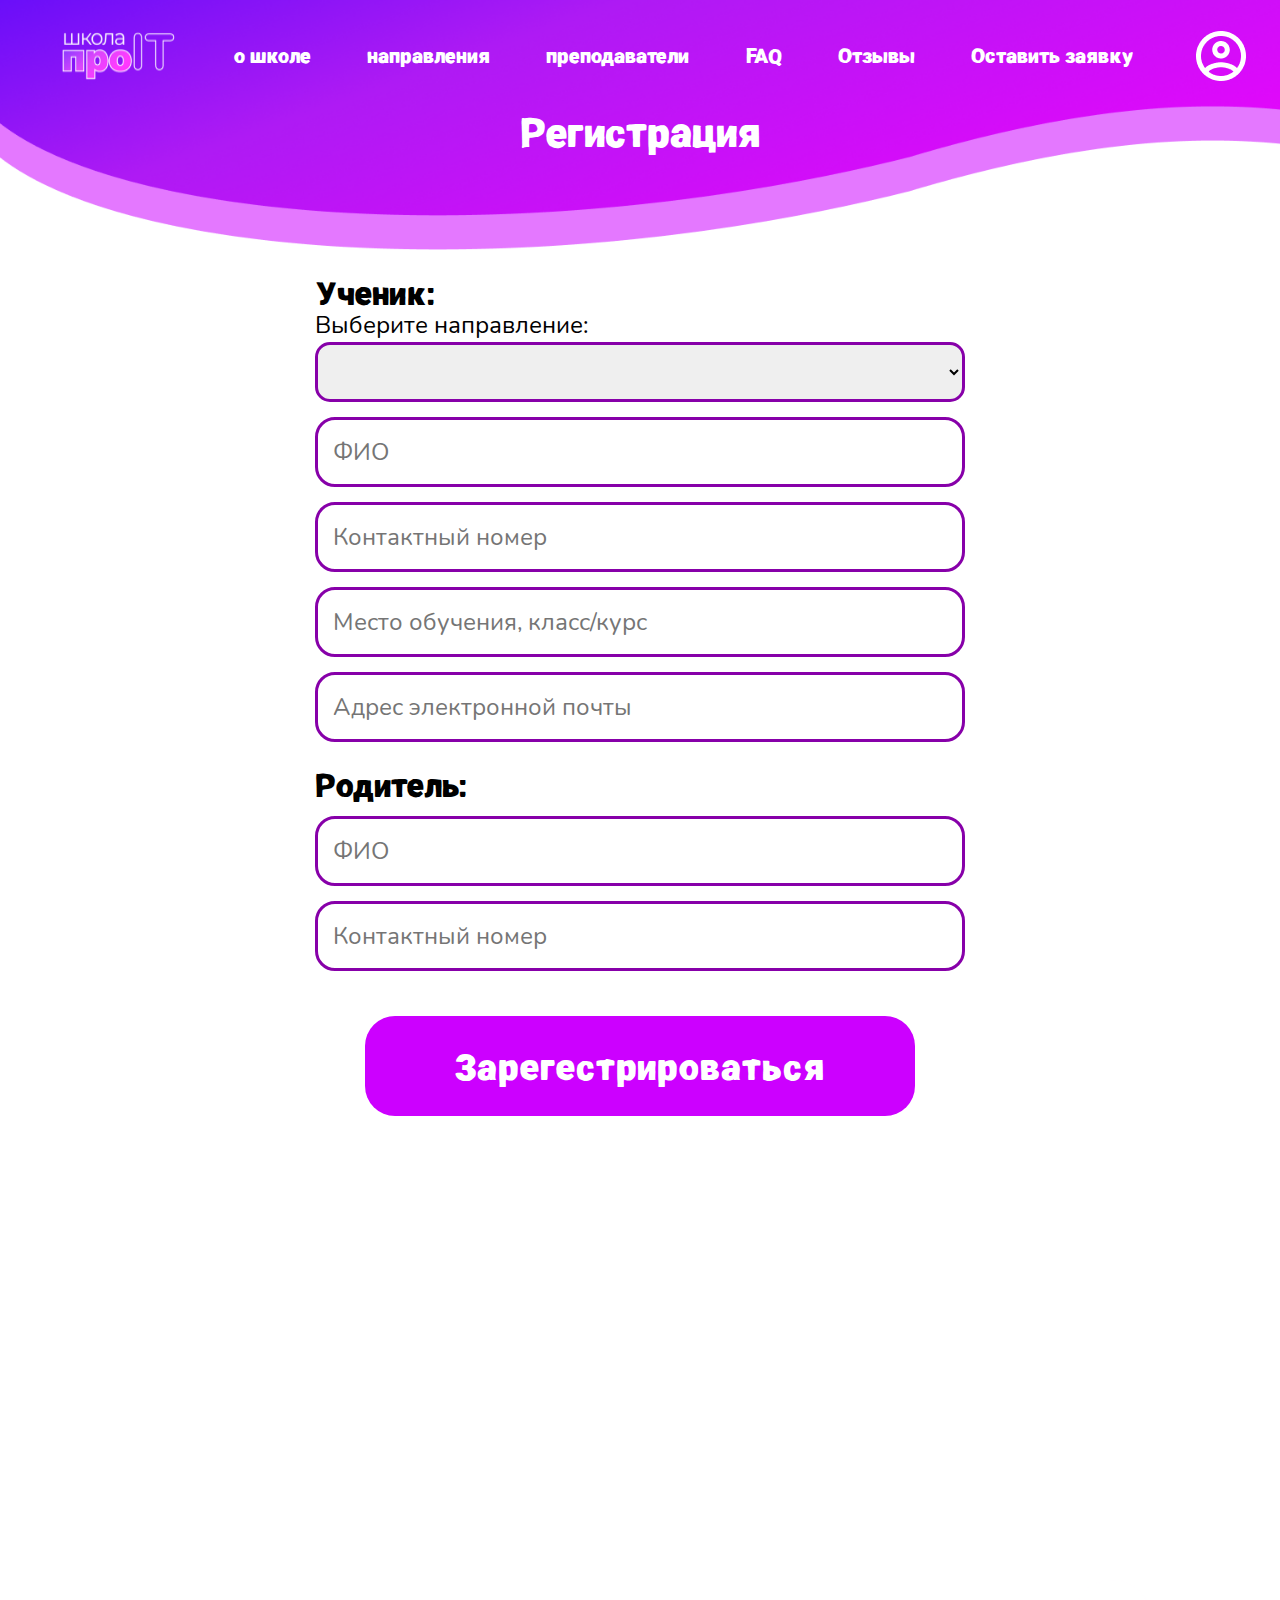
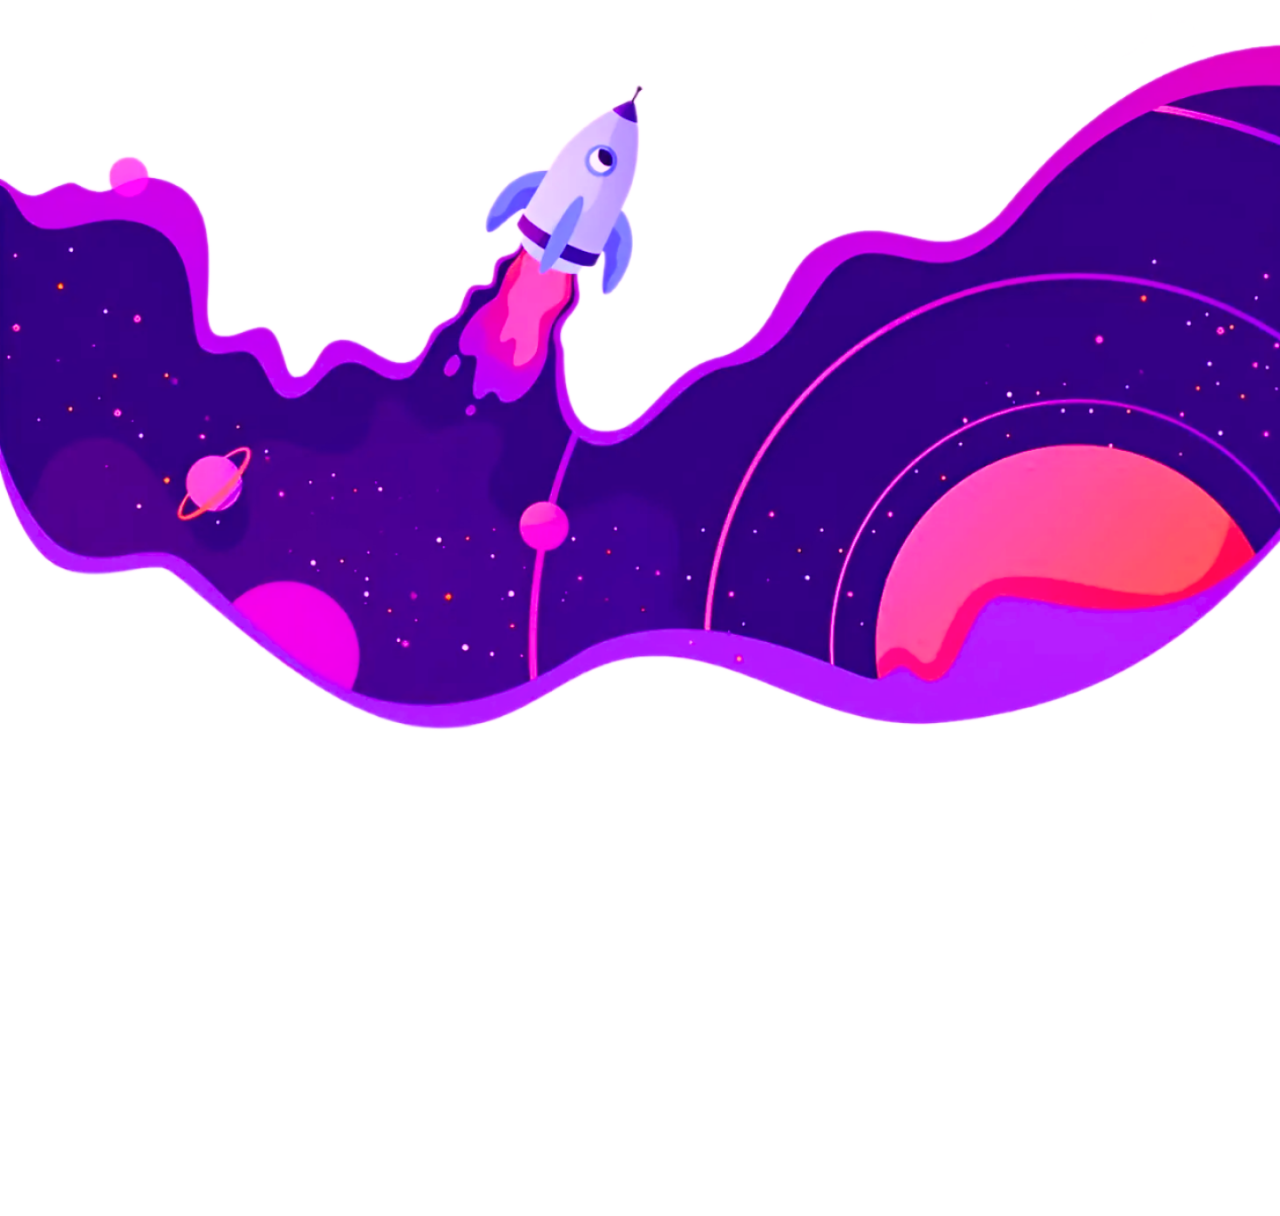
<file: registr/src/index.html>
<!DOCTYPE html>
<html lang="en">
<head>
    <meta charset="UTF-8">
    <meta name="viewport" content="width=device-width, initial-scale=1.0">
    <title>Document</title>
    <link rel="stylesheet" href="css/bootstrap-grid.min.css">
    <link rel="stylesheet" href="css/bootstrap-reboot.min.css">
    <link rel="stylesheet" href="css/font.css">
    <link rel="stylesheet" href="css/style.min.css">

</head>

<body>
    <section class="header1">
        <ul class="menu">
            <img src="img/icon.png" alt="" class="icon">
            <li class="menu_item"><a href="" class="menu_link">о школе</a></li>
            <li class="menu_item"><a href="#require" class="menu_link">направления</a></li>
            <li class="menu_item"><a href="#require" class="menu_link">преподаватели</a></li>
            <li class="menu_item"><a href="#require" class="menu_link">FAQ</a></li>
            <li class="menu_item"><a href="#" class="menu_link">Отзывы</a></li>
            <li class="menu_item"><a href="#" class="menu_link">Оставить заявку</a></li>
            <button class="btn_header">
                <img src="img/Vector2.png" alt="">
            </button>
        </ul>
        <div class="registr_descr">Регистрация</div>
    </section>
    <section class="alpha">
        

        <!-- <section class="direction">
            <div class="direction_descr">Выберите направление:</div>
            <div class="container">
                <div class="direction_box">
                    
                    <ul>
                        <li>Искусственный интелект</li>
                        <li>WEB-разработка</li>
                        <li>Мобильная разработка</li>
                        <li>Противодействие дронам</li>
                        <li>Проектирование нейрофейсов</li>
                        <li>Квантовые сети</li>
                        <li>Интернет вещей (умный дом)</li>
                        <li>3D печать и прототипирование</li>
                        <li>Робототехника</li>
                        <li>WEB- и графический дизайн</li>
                        <li>Разработка ИГР</li>
                    </ul>
    
                </div>
                    
            </div>
        </section> -->
    <section class="alpha">
        <section class="pupil">
            <div class="container">
                <div class="wrapper">
                    <div class="pupil_descr">Ученик:</div>
                    <form class="min-box" action="#">
                        <label for="direction_descr">Выберите направление:</label>
                        <select id="fruits" name="fruits">
                            <option value="" selected disabled hidden></option>
                            <option value="apple">Искусственный интелект</option>
                            <option value="banana">WEB-разработка</option>
                            <option value="orange">Мобильная разработка</option>
                            <option value="apple">Противодействие дронам</option>
                            <option value="banana">Проектирование нейрофейсов</option>
                            <option value="orange">Интернет вещей (умный дом)</option>
                            <option value="apple">3D печать и прототипирование</option>
                            <option value="banana">Робототехника</option>
                            <option value="orange">WEB- и графический дизайн</option>
                            <option value="orange">Разработка ИГР</option>
                        </select>
                        <script>
                            document.addEventListener("DOMContentLoaded", function() {
                                var selectElement = document.getElementById('fruits');
                                selectElement.selectedIndex = 0; // Устанавливаем первый пункт как выбранный по умолчанию
                            });
                        </script>
                        <input name="FIO" required placeholder="ФИО" type="text" required> 
                        <input name="Numb" required placeholder="Контактный номер" type="text" required> 
                        <input name="Ycheba" required placeholder="Место обучения, класс/курс" type="text"required> 
                        <input name="email" required placeholder="Адрес электронной почты" type="text"required>
                        <div class="parents_descr">Родитель:</div> 
                        <input name="FIO" required placeholder="ФИО" type="text"required> 
                        <input name="Numb" required placeholder="Контактный номер" type="text"required>
                        <button class="submit">Зарегестрироваться</button>
                    </form>
                </div>
            </div>
        </section>
    </section>

    <section class="image"></section>

</body>
</html>
</file>
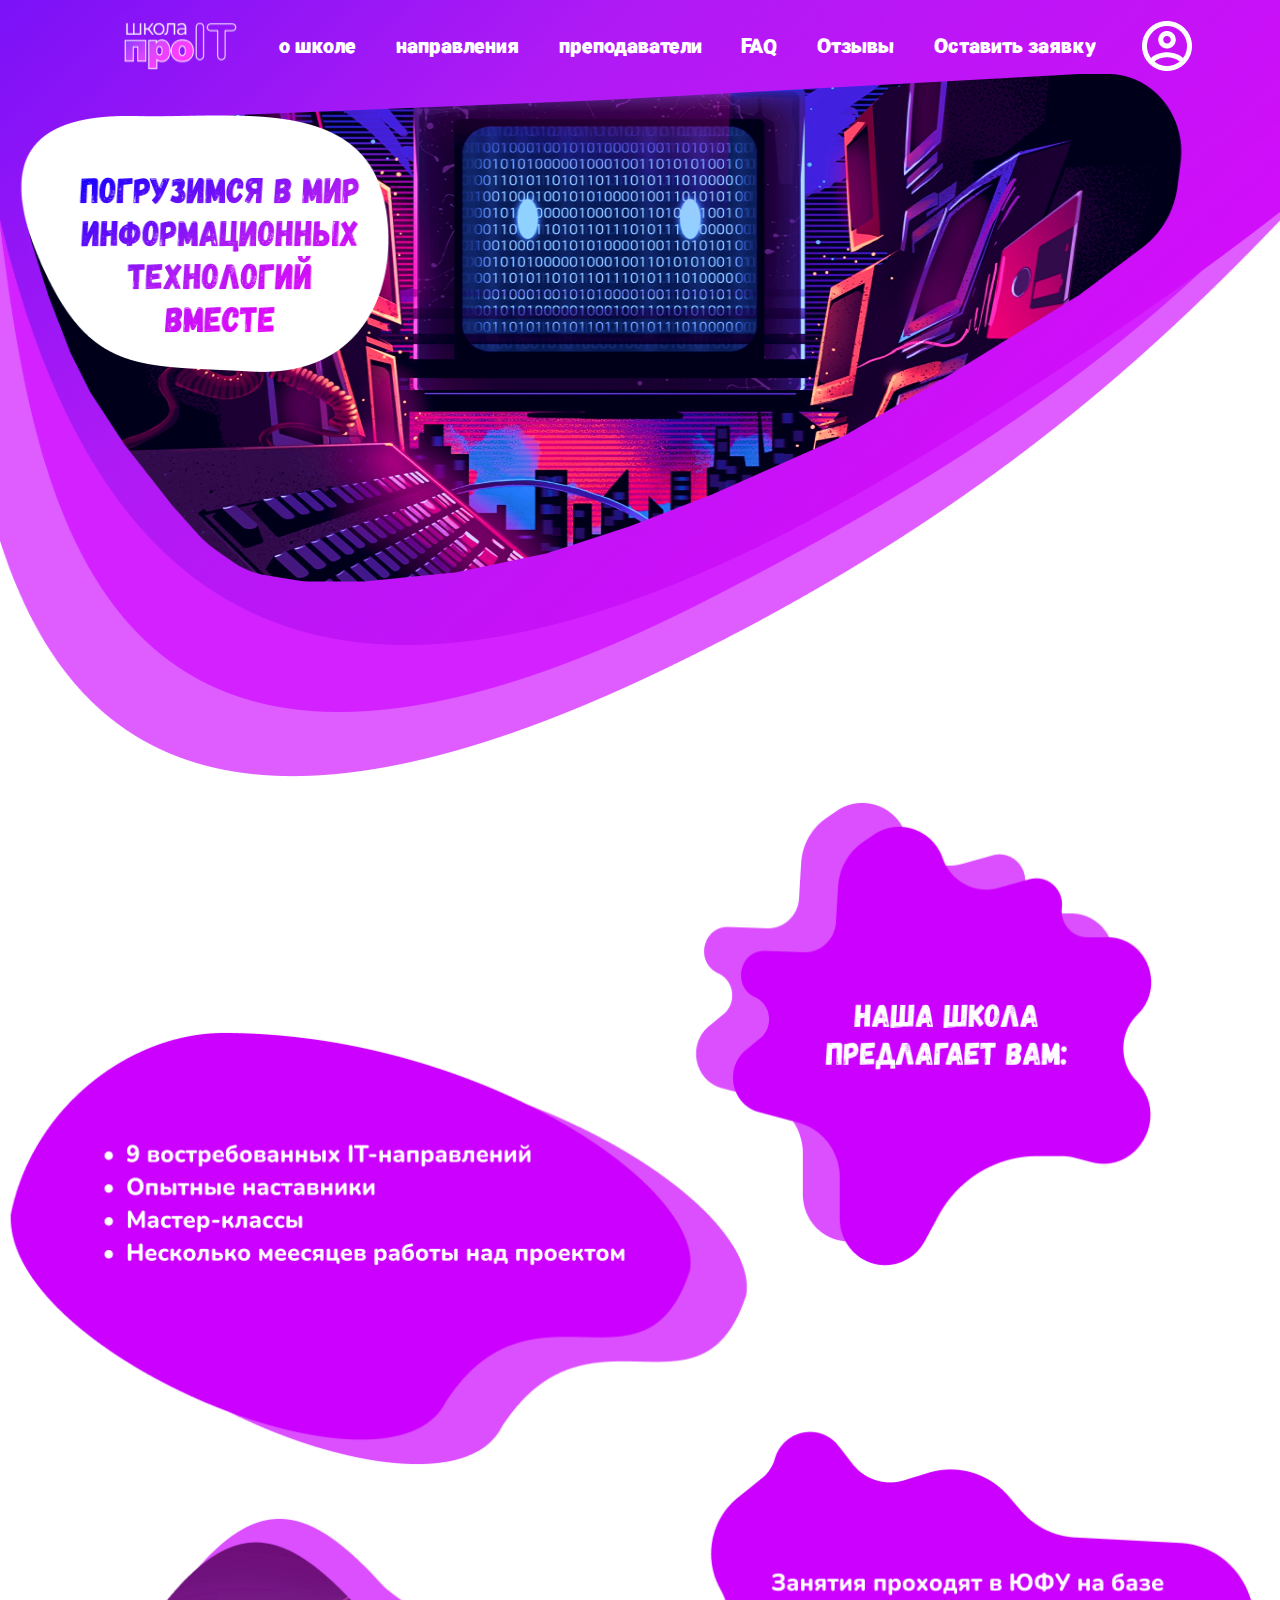
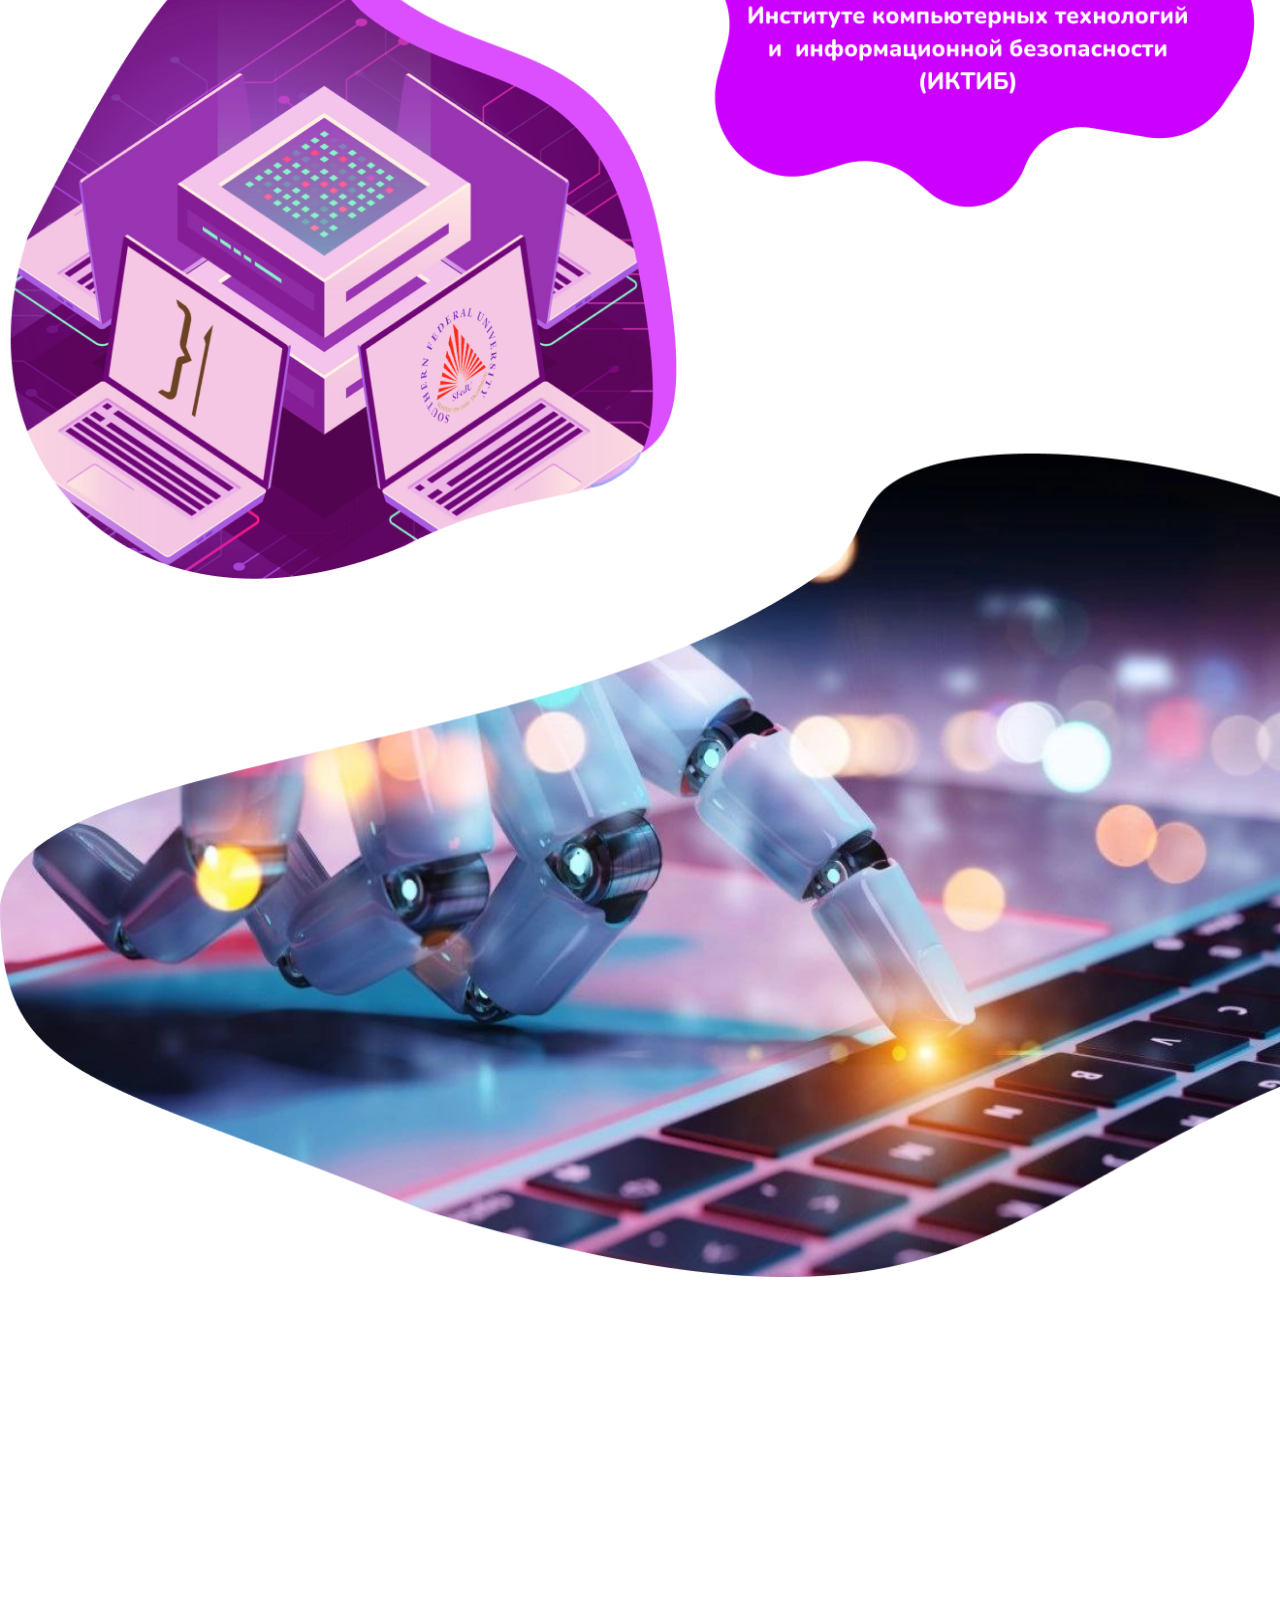
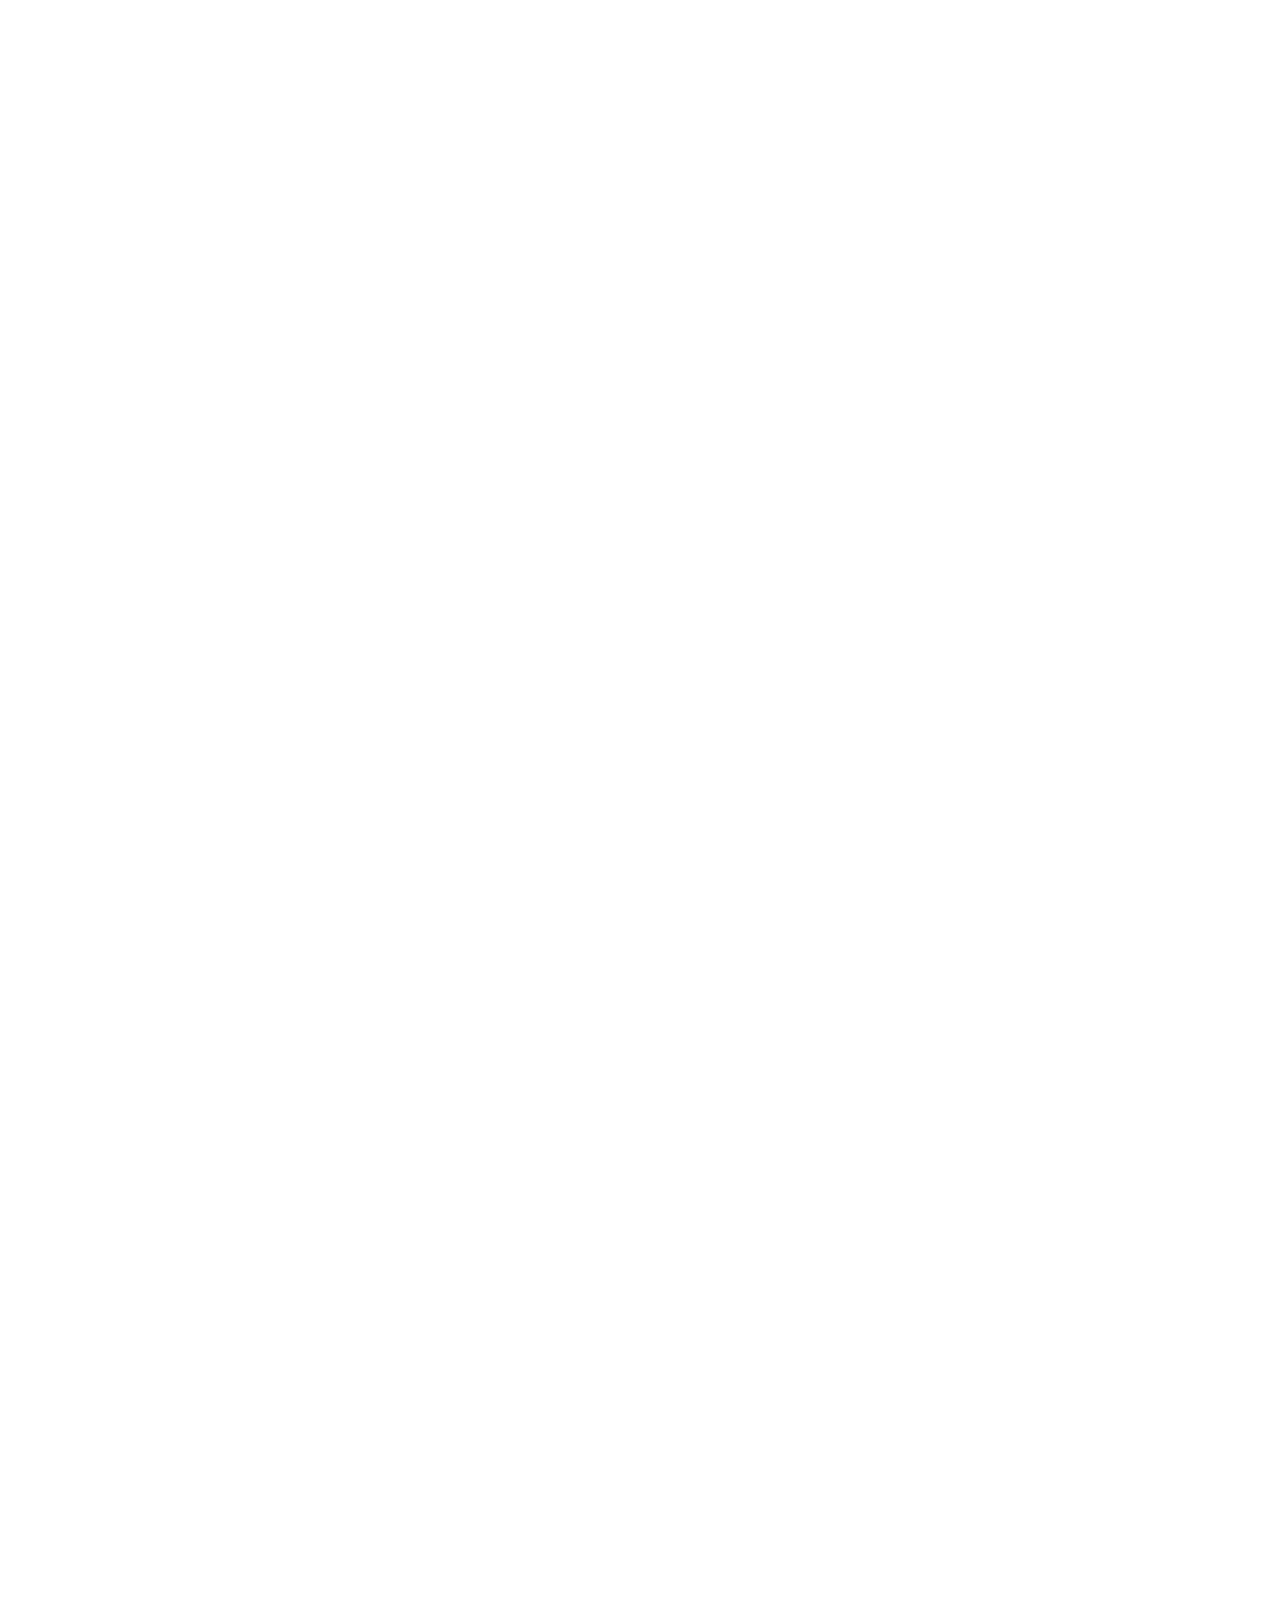
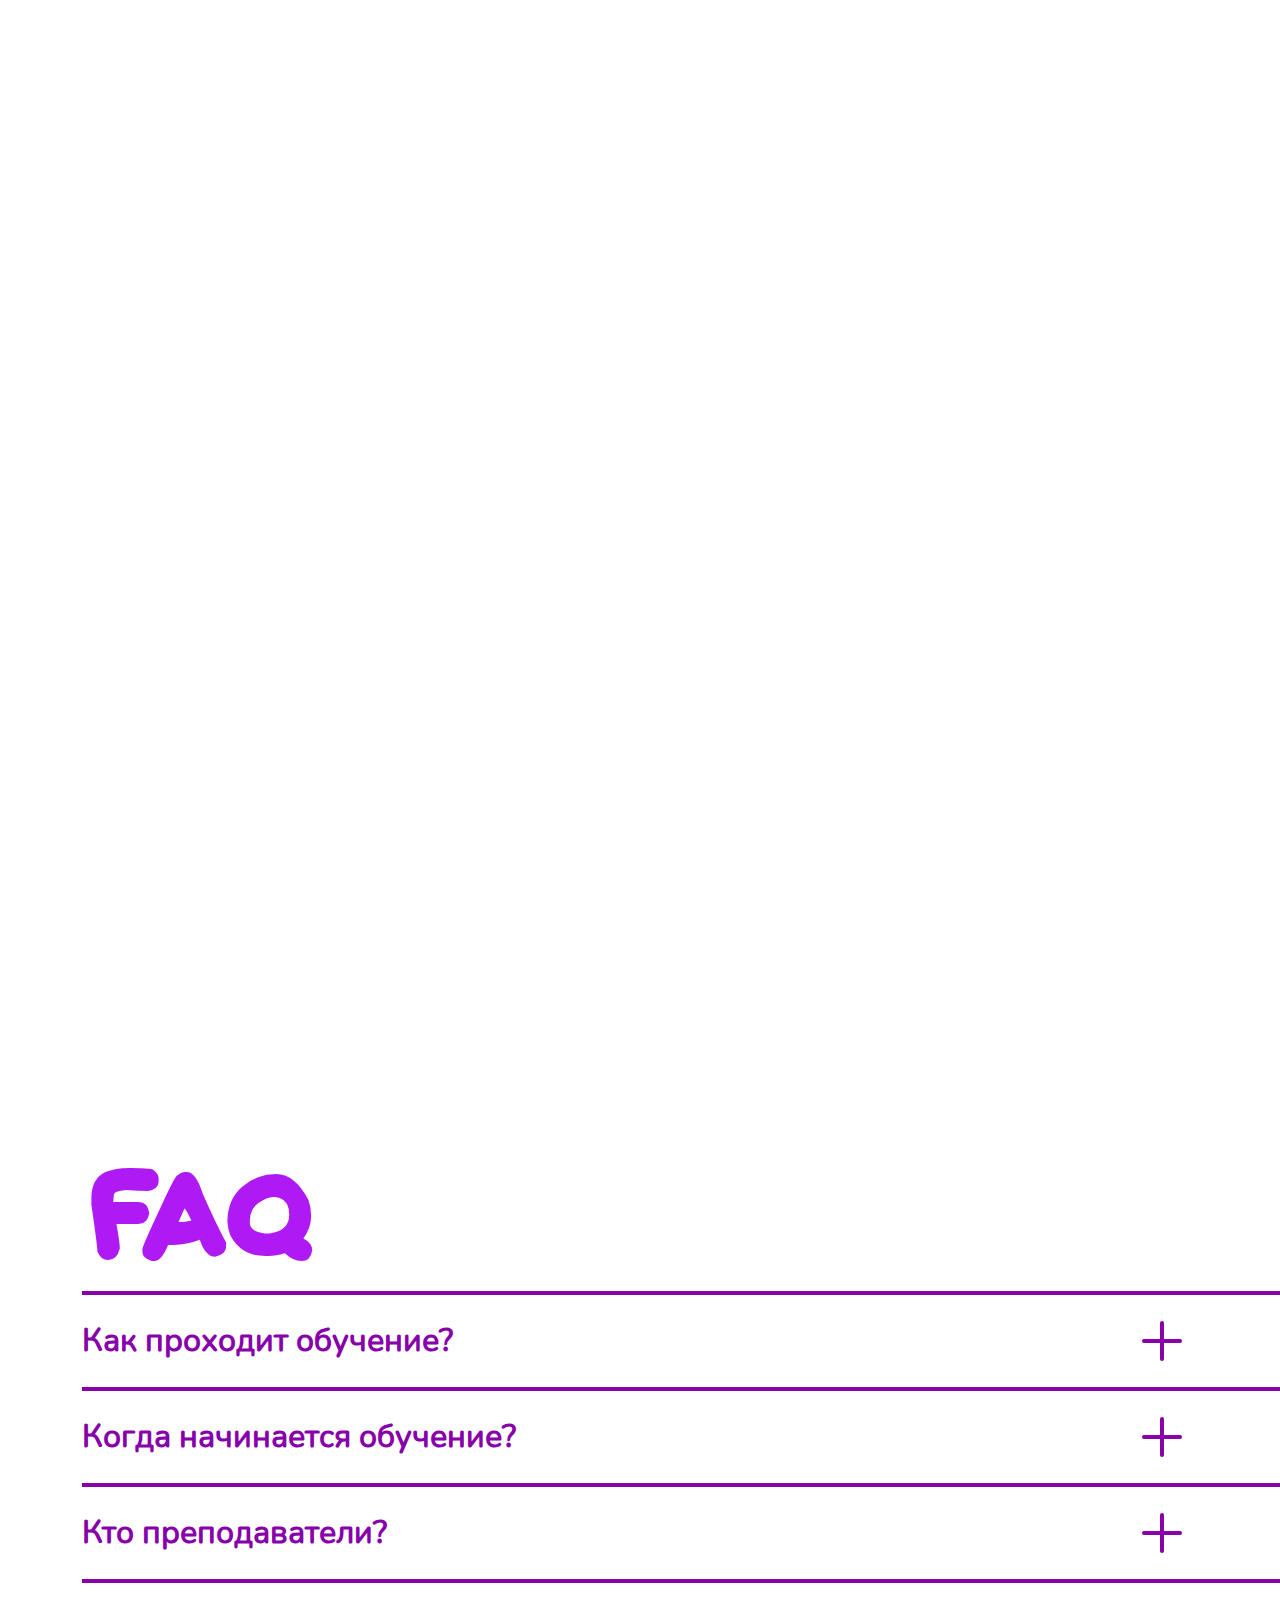
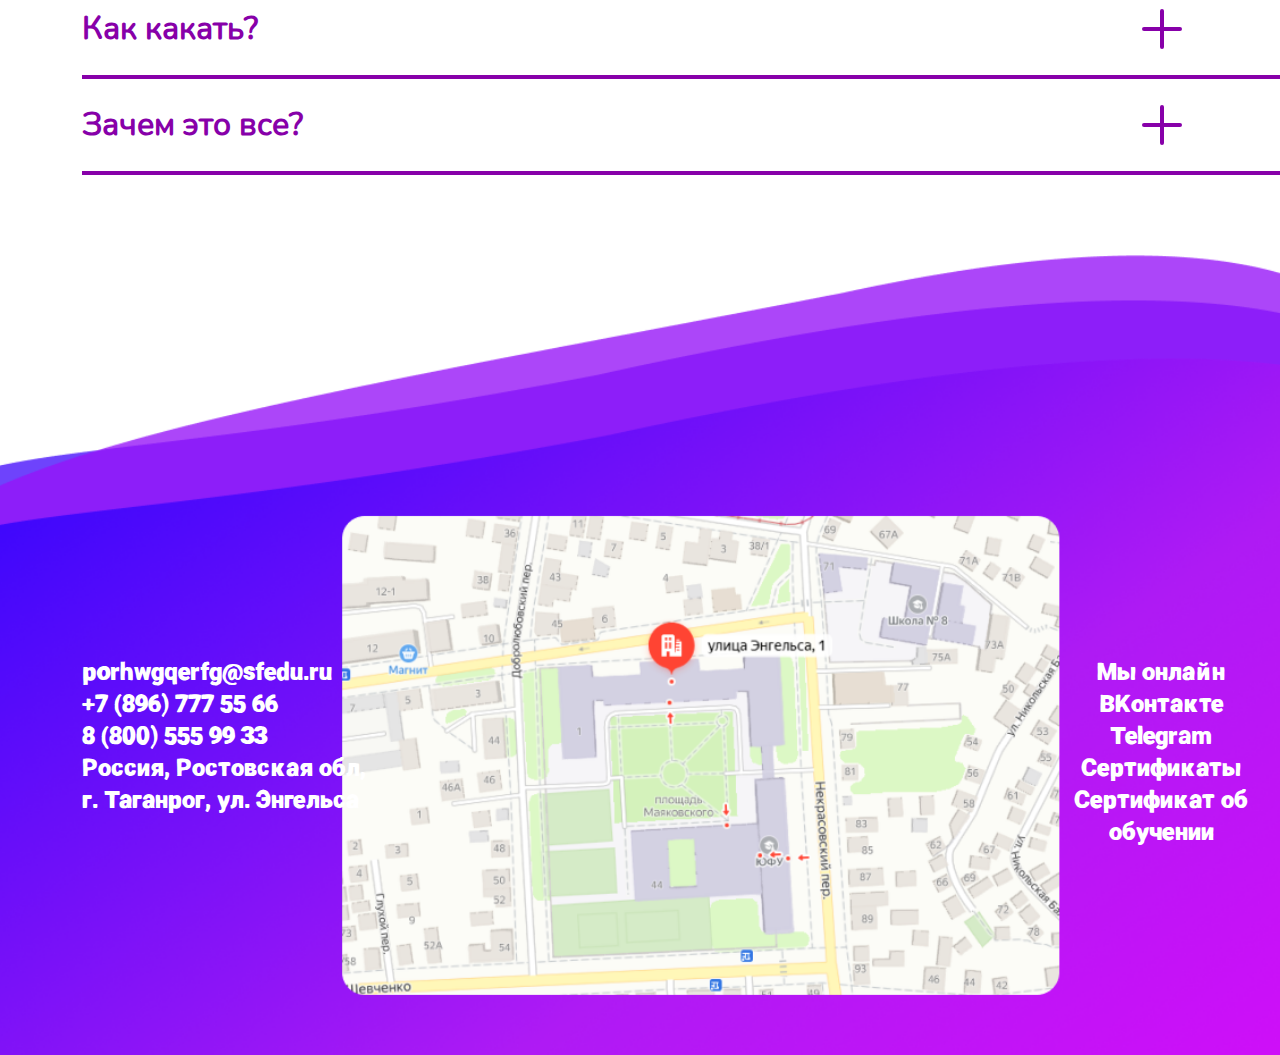
<file: school/src/index.html>
<!DOCTYPE html>
<html lang="en">
<head>
    <meta charset="UTF-8">
    <meta name="viewport" content="width=device-width, initial-scale=1.0">
    <title>Pulse</title>
    <link rel="stylesheet" href="css/bootstrap-grid.min.css">
    <link rel="stylesheet" href="css/bootstrap-reboot.min.css">
    <link rel="stylesheet" href="css/font.css">
    <link rel="stylesheet" href="css/style.min.css">
    <script src="libs/gsap.min.js" defer></script>
    <script src="libs/ScrollSmoother.min.js" defer></script>
    <script src="libs/ScrollTrigger.min.js" defer></script>
    <script src="js/app.js" defer></script>
</head>
<body>
    <section class="header">
        <div class="container">
            
            <ul class="menu">
                <img src="icons/icon_school.png" alt="" class="icon">
                <li class="menu_item"><a href="" class="menu_link">о школе</a></li>
                <li class="menu_item"><a href="#" class="menu_link">направления</a></li>
                <li class="menu_item"><a href="#" class="menu_link">преподаватели</a></li>
                <li class="menu_item"><a href="#" class="menu_link">FAQ</a></li>
                <li class="menu_item"><a href="#" class="menu_link">Отзывы</a></li>
                <li class="menu_item"><a href="#" class="menu_link">Оставить заявку</a></li>
                <button class="btn_header">
                    <img src="icons/icon_header.png" alt="">
                </button>
            </ul>
        </div>
    </section>
    <section class="img_section">
        </div>
    </section>
    <section class="directions">
        <div class="container">
            <div class="first">
                <div class="row">
                    <div class="col-md-4">
                        <div class="first-1">
                            <div class="direction">
                                <div class="label">Искусственный интелект</div>
                                <div class="center">
                                    <img src="img/type_one/center1.png" alt="">
                                </div>
                                <a href="#" class="more">ПОДРОБНЕЕ</a>
                                <div class="direction_img_type_one">
                                    <div class="top_right">
                                        <img src="img/type_one/pngwing12.png" alt="">
                                    </div>
                                    
                                    <div class="center_right">
                                        <img src="img/type_one/pngwing26.png" alt="">
                                    </div>
                                    <div class="bottom_left">
                                        <img src="img/type_one/pngwing7.png" alt="">
                                    </div>
                                    <div class="center_left">
                                        <img src="img/type_one/pngwing5.png" alt="">
                                    </div>
                                    
                                </div>
                            </div>
                        </div>
                        </div>
                    <div class="col-md-4">
                        <div class="first-2">
                            <div class="direction">
                                <div class="label">WEB-разработка</div>
                                <div class="center">
                                    <img src="img/type_one/center2.png" alt="">
                                </div>
                                <a href="#" class="more">ПОДРОБНЕЕ</a>
                                <div class="direction_img_type_one">
                                    <div class="top_right">
                                        <img src="img/type_one/pngwing8.png" alt="">
                                    </div>
                                    <div class="center_right">
                                        <img src="img/type_one/pngwing9.png" alt="">
                                    </div>
                                    <div class="bottom_left">
                                        <img src="img/type_one/pngwing4.png" alt="">
                                    </div>
                                </div>
                            </div>
                        </div>
                        </div>
                    <div class="col-md-4">
                        <div class="first-3">
                            <div class="direction">
                                <div class="label">Мобильная разработка</div>
                                <div class="center">
                                    <img src="img/type_one/center3.png" alt="">
                                </div>
                                <a href="#" class="more">ПОДРОБНЕЕ</a>
                                <div class="direction_img_type_one">
                                    <div class="top_right">
                                        <img src="img/type_one/pngwing12.png" alt="">
                                    </div>
                                    <div class="center_right">
                                        <img src="img/type_one/pngwing25.png" alt="">
                                    </div>
                                    <div class="bottom_left">
                                        <img src="img/type_one/pngwing24.png" alt="">
                                    </div>
                                </div>
                            </div>
                        </div>
                    </div>
                </div>
            </div>
            <div class="second">
                <div class="row">
                    <div class="col-md-4">
                        <div class="direction">
                            <div class="label">Противодействие дронам</div>
                            <div class="center">
                                <img src="img/type_one/center4.png" alt="">
                            </div>
                            <a href="#" class="more">ПОДРОБНЕЕ</a>
                            <div class="direction_img_type_one">
                                <div class="top_right">
                                    <img src="img/type_one/pngwing12.png" alt="">
                                </div>
                                <div class="center_right">
                                    <img src="img/type_one/pngwing26.png" alt="">
                                </div>
                                <div class="center_left">
                                    <img src="img/type_one/pngwing5.png" alt="">
                                </div>
                            </div>
                        </div>
                    </div>
                    <div class="col-md-4">
                        <div class="direction">
                            <div class="label">Проектирование <br>
                                нейроинтерфейсов</div>
                            <div class="center">
                                <img src="img/type_one/center5.png" alt="">
                            </div>
                            <a href="#" class="more">ПОДРОБНЕЕ</a>
                            <div class="direction_img_type_one">
                                <div class="top_right">
                                    <img src="img/type_one/pngwing8.png" alt="">
                                </div>
                                <div class="center_right">
                                    <img src="img/type_one/pngwing9.png" alt="">
                                </div>
                                <div class="bottom_left">
                                    <img src="img/type_one/pngwing4.png" alt="">
                                </div>
                            </div>
                        </div>
                    </div>
                    <div class="col-md-4">
                        <div class="direction">
                            <div class="label">Квантовые сети</div>
                            <div class="center">
                                <img src="img/type_one/center6.png" alt="">
                            </div>
                            <a href="#" class="more">ПОДРОБНЕЕ</a>
                            <div class="direction_img_type_one">
                                <div class="top_right">
                                    <img src="img/type_one/pngwing12.png" alt="">
                                </div>
                                <div class="center_right">
                                    <img src="img/type_one/pngwing25.png" alt="">
                                </div>
                                <div class="bottom_left">
                                    <img src="img/type_one/pngwing24.png" alt="">
                                </div>
                            </div>
                        </div>
                    </div>
                </div>
            </div>
            <div class="third">
                <div class="row">
                    <div class="col-md-4">
                    <div class="direction">
                        <div class="label">Интернет вещей <br>
                            (умный дом)</div>
                        <div class="center">
                            <img src="img/type_one/center7.png" alt="">
                        </div>
                        <a href="#" class="more">ПОДРОБНЕЕ</a>
                        <div class="direction_img_type_one">
                            <div class="top_right">
                                <img src="img/type_one/pngwing12.png" alt="">
                            </div>
                            <div class="center_right">
                                <img src="img/type_one/pngwing26.png" alt="">
                            </div>
                            <div class="center_left">
                                <img src="img/type_one/pngwing5.png" alt="">
                            </div>
                        </div>
                    </div>
                </div>
                <div class="col-md-4">
                    <div class="direction">
                        <div class="label">3D-печать <br>
                            и <br>
                            прототипирование</div>
                        <div class="center">
                            <img src="img/type_one/center8.png" alt="">
                        </div>
                        <a href="#" class="more">ПОДРОБНЕЕ</a>
                        <div class="direction_img_type_one">
                            <div class="top_right">
                                <img src="img/type_one/pngwing8.png" alt="">
                            </div>
                            <div class="center_right">
                                <img src="img/type_one/pngwing9.png" alt="">
                            </div>
                            <div class="bottom_left">
                                <img src="img/type_one/pngwing4.png" alt="">
                            </div>
                        </div>
                    </div>
                </div>
                <div class="col-md-4">
                    <div class="direction">
                        <div class="label">Роботехника</div>
                        <div class="center">
                            <img src="img/type_one/center9.png" alt="">
                        </div>
                        <a href="#" class="more">ПОДРОБНЕЕ</a>
                        <div class="direction_img_type_one">
                            <div class="top_right">
                                <img src="img/type_one/pngwing12.png" alt="">
                            </div>
                            <div class="center_right">
                                <img src="img/type_one/pngwing25.png" alt="">
                            </div>
                            <div class="bottom_left">
                                <img src="img/type_one/pngwing24.png" alt="">
                            </div>
                        </div>
                    </div>
                </div>
            </div>
                </div>
                
            <div class="fourth">
                <div class="row">
                    <div class="col-md-4">
                        <div class="direction">
                        <div class="label">WEB - и графический дизайн</div>
                        <div class="center">
                            <img src="img/type_one/center10.png" alt="">
                        </div>
                        <a href="#" class="more">ПОДРОБНЕЕ</a>
                        <div class="direction_img_type_one">
                            <div class="top_right">
                                <img src="img/type_one/pngwing12.png" alt="">
                            </div>
                            <div class="center_right">
                                <img src="img/type_one/pngwing26.png" alt="">
                            </div>
                            <div class="center_left">
                                <img src="img/type_one/pngwing5.png" alt="">
                            </div>
                        </div>
                    </div>
                </div>
                <div class="col-md-4">
                    <div class="first-12">
                        <div class="direction">
                            <div class="label">Разработка ИГР</div>
                            <div class="center">
                                <img src="img/type_one/center11.png" alt="">
                            </div>
                            <a href="#" class="more">ПОДРОБНЕЕ</a>
                            <div class="direction_img_type_one">
                                <div class="top_right">
                                    <img src="img/type_one/pngwing8.png" alt="">
                                </div>
                                <div class="center_right">
                                    <img src="img/type_one/pngwing9.png" alt="">
                                </div>
                                <div class="bottom_left">
                                    <img src="img/type_one/pngwing4.png" alt="">
                                </div>
                            </div>
                        </div>
                    </div>
                </div>
                <div class="col-md-4">
                    <div class="direction_end">
                        <img src="img/directions_end.png" alt="">
                    </div>
                </div></div>
                </div>
               
        </div>
    </section>
    <section class="prepod"><img src="img/prepod.png" alt=""></section>
    <section class="faq">
        <div class="container">
            <div class="faq_descr">FAQ</div>
            <div class="faq_menu">
                <div class="palochka"></div>
                <div class="faq_menu_item">Как проходит обучение?</div>
                <div class="palochka"></div>
                <div class="faq_menu_item">Когда начинается обучение?</div>
                <div class="palochka"></div>
                <div class="faq_menu_item">Кто преподаватели?</div>
                <div class="palochka"></div>
                <div class="faq_menu_item">Как какать?</div>
                <div class="palochka"></div>
                <div class="faq_menu_item">Зачем это все?</div>
                <div class="palochka"></div>
            </div>
        </div>
    </section>
    <section class="footer">
        <div class="container">
            <div class="wrapper">
                <div class="rf">
                    <a href="" class="pochta">porhwgqerfg@sfedu.ru</a>
                    <a href="tel:" class="tel">+7 (896) 777 55 66</a>
                    <a href="tel:" class="tel">8 (800) 555 99 33</a>
                    <a href="adres" class="tel">Россия, Ростовская обл,<br>
                        г. Таганрог, ул. Энгельса</a>
                </div>
                <div class="ff">
                    <a href="" class="pochta">Мы онлайн</a>
                    <a href="tel:" class="tel">ВКонтакте</a>
                    <a href="tel:" class="tel">Telegram</a>
                    <a href="adres" class="tel">Сертификаты<br>
                        Сертификат об обучении</a>
                </div>
            </div>
           
        </div>
            
    </section>

    
</body>
</html>
</file>
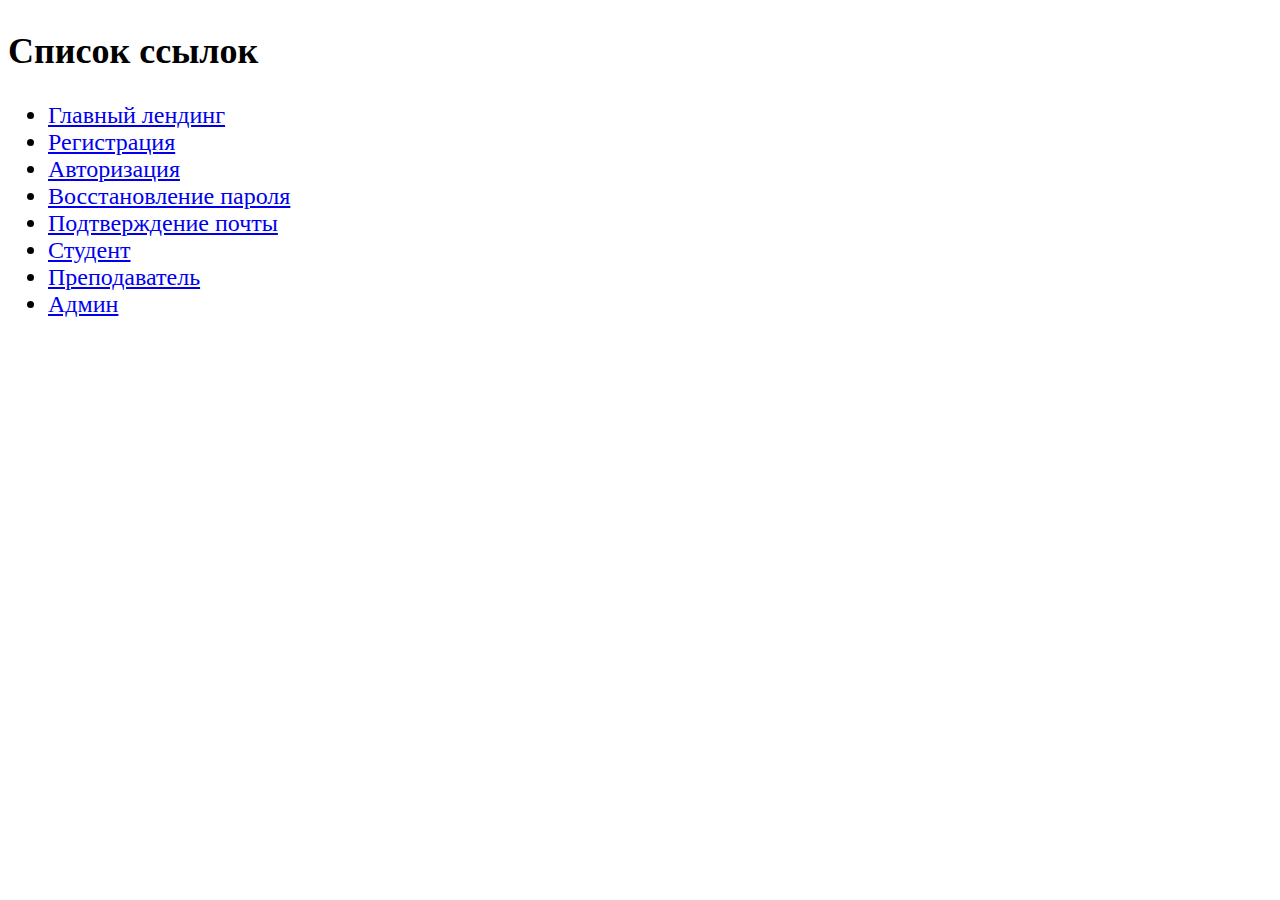
<file: map.html>
<!DOCTYPE html>
<html lang="ru">

<head>
    <meta charset="UTF-8">
    <title>Все сайты SchoolProIt</title>
</head>

<body style="font-size: 24px;">
    <h2>Список ссылок</h2>
    <ul>
        <li><a href="index.html">Главный лендинг</a></li>
        <li><a href="registr_final/index.html">Регистрация</a></li>
        <li><a href="avtoriz_1/index.html">Авторизация</a></li>
        <li><a href="avtoriz_2/index.html">Восстановление пароля</a></li>
        <li><a href="avtoriz_3/index.html">Подтверждение почты</a></li>
        <li><a href="profile_student/index.html">Студент</a></li>
        <li><a href="profile_prepod/index.html">Преподаватель</a></li>
        <li><a href="profile_admin/index.html">Админ</a></li>
    </ul>
    
</body>

</html>
</file>
<file: style.css>
body, html {
  margin: 0;
  padding: 0;
  font-family: 'Segoe UI', sans-serif;
  max-width: 1440px;
  margin: 0 auto;
  background-color: #ffffff;
  height: 100vh;
}

html {
  scroll-behavior: smooth;
}


img {
  max-width: 100%;
  height: auto;
  display: block;
}

section {
  margin-bottom: 10px;
}

.vce {
  max-width: 1440px;
  margin: 0 auto;
  padding: 0 20px;
  box-sizing: border-box;
}

.zapis {
  background-color: #B200E6;
  color: white;
  border: none;
  padding: 10px 20px;
  font-size: 18px;
  border-radius: 8px;
  cursor: pointer;
  transition: background-color 0.3s ease;
}

.zapis:hover {
  background-color: #CC00FF;
}

.control-panel {
  position: fixed;
  top: 0;
  left: 0;
  width: 100%;
  height: 80px;
  padding: 0 20px;
  background-color: #CC00FF;
  display: flex;
  align-items: center;
  justify-content: space-between;
  z-index: 1000;
  box-sizing: border-box;
}

.logo img {
  height: 40px;
  margin-left: 20px;
}

.navigation {
  display: flex;
  flex-grow: 1;
  justify-content: center;
}

.navigation ul {
  list-style: none;
  margin: 0;
  padding: 0;
  display: flex;
  gap: 20px;
}

.navigation ul li a {
  text-decoration: none;
  color: white;
  font-weight: bold;
  font-size: 16px;
}

.auth-buttons {
  display: flex;
  align-items: center;
  gap: 10px;
}

.auth-buttons a {
  text-decoration: none;
  color: white;
  font-weight: bold;
  font-size: 16px;
  padding: 8px 16px;
  border-radius: 5px;
  transition: background 0.3s;
}

.auth-buttons .login {
  background-color: transparent;
}

.auth-buttons .register {
  background-color: white;
  color: #4a434c;
}

.mobile-menu-icon {
  display: none;
  font-size: 28px;
  cursor: pointer;
}

.mobile-menu {
  display: none;
  position: fixed;
  top: 0;
  right: 0;
  height: 100%;
  width: 250px;
  background-color: white;
  box-shadow: -2px 0 5px rgba(0, 0, 0, 0.1);
  z-index: 1100;
  padding-top: 20px;
  transition: transform 0.3s ease;
  transform: translateX(100%);
}

.mobile-menu.open {
  transform: translateX(0);
}

.mobile-menu-header {
  display: flex;
  justify-content: space-between;
  align-items: center;
  padding: 0 20px;
}

.mobile-menu-header img {
  height: 40px;
}

.close-mobile-menu {
  font-size: 24px;
  cursor: pointer;
}

.mobile-nav-list {
  list-style: none;
  padding: 20px;
  margin: 0;
  display: flex;
  flex-direction: column;
  gap: 20px;
}

.mobile-nav-list li a {
  text-decoration: none;
  color: #CC00FF;
  font-weight: bold;
  font-size: 18px;
}

.mobile-nav-list .register {
  background-color: #CC00FF;
  color: white;
  text-align: center;
  padding: 10px 20px;
  
}

@media (max-width: 768px) {
  .navigation, .auth-buttons {
    display: none;
  }
  .mobile-menu-icon {
    display: block;
    color: white;
  }
}

@media (max-width: 1440px) {
  .control-panel {
    padding: 0 10px;
  }
  .navigation ul {
    gap: 15px;
  }
  .auth-buttons a {
    padding: 6px 12px;
    font-size: 14px;
  }
}

.auth-buttons a:hover {
  background-color: #B200E6;
  color: white;
}


/* Панель навигации закончилась, начался контент */
.hero-section {
  position: relative;
  padding: 100px 20px;
  display: flex; /* Используем flexbox для горизонтального выравнивания */
  justify-content: space-between; /* Разделяем содержимое на две стороны */
  align-items: center; /* Центрируем содержимое по вертикали */
}

.hero-bg {
  width: 896px; /* Устанавливаем фиксированную ширину для изображения */
  height: auto; /* Высота будет пропорциональна ширине */
  position: relative; /* Убираем absolute для более легкой адаптивности */
  object-fit: cover; /* Обеспечиваем обрезку по размеру блока */
  overflow: hidden; /* Скрываем лишнюю часть изображения */
  clip-path: inset(100px 0); /* Обрезаем 100px сверху и снизу */
}

.hero-content {
  position: relative;
  z-index: 1;
  text-align: left; /* Выравнивание текста по левому краю */
  padding: 10px 0;
}

.hero-content h1 {
  width: 100%; /* Убираем фиксированную ширину */
  font-family: 'Segoe UI', sans-serif;
  font-size: 48px; /* Шрифт остается таким же */
  font-weight: 700;
  line-height: 55px;
  margin: 0; /* Убираем отступы */
  
}

.cta-p {
  display: flex; /* Используем flexbox для выравнивания параграфов */
  flex-direction: column; /* Устанавливаем направление столбцом */
  align-items: flex-start; /* Выравнивание по левому краю */
  opacity: 1; /* Убираем opacity, чтобы текст был видимым */
  padding: 10px 0;
}

.cta-p p {
  background-color: #B200E6;
  color: white;
  text-align: left;
  width: fit-content; 
  margin: 0; /* Убираем все отступы */
  padding: 0; /* Убираем все отступы */
  margin-left: 0; /* Сбрасываем отступ слева */
  margin-bottom: 5px;
}

/* Адаптивные стили для разрешения 1440 на 900 */
@media (max-width: 1440px) {
  .hero-bg {
    width: 80%; /* Увеличиваем ширину изображения для меньших экранов */
    height: auto; /* Поддерживаем пропорции */
    clip-path: inset(100px 0); /* Сохраняем обрезку сверху и снизу */
  }

  .hero-content h1 {
    font-size: 36px; /* Уменьшаем размер шрифта заголовка */
    line-height: 45px; /* Уменьшаем высоту строки */
    text-align: center;
  }

  .cta-p p {
    font-size: 16px; /* Уменьшаем размер шрифта для текста */
  }
}

.about-us {
  display: flex;
  flex-direction: column;
  align-items: center;
  padding: 20px;
  background-color: white;
  border-radius: 10px;
  box-shadow: 0 0 20px rgba(0, 0, 0, 0.1);
  max-width: 1200px;
  margin: 0 auto;
}

.images {
  display: grid;
  grid-template-areas: 
      "image1 image3 image4"
      "image2 image3 image4";
  grid-gap: 20px;
  margin-bottom: 20px;
}

.image1 {
  grid-area: image1;
  width: 228.46px;
  height: 160.33px;
  border-radius: 4px 0px 0px 0px;
}

.image2 {
  grid-area: image2;
  width: 228.46px;
  height: 240.49px;
  border-radius: 4px 0px 0px 0px;
}

.image3 {
  grid-area: image3;
  width: 312.63px;
  height: 400.81px;
  border-radius: 4px 0px 0px 0px;
}

.image4 {
  grid-area: image4;
  width: 396.8px;
  height: 344.7px;
  border-radius: 4px 0px 0px 0px;
}

.about-content {
  text-align: center;
  max-width: 600px;
}

.about-content h2 {
  font-size: 24px;
  font-weight: 700;
  margin-bottom: 20px;
}

.about-content p {
  font-size: 18px;
  line-height: 1.6;
}

@media (max-width: 768px) {
  .images {
      grid-template-areas: 
          "image1"
          "image2"
          "image3"
          "image4";
      grid-gap: 10px;
  }

  .about-content h2 {
      font-size: 20px;
  }

  .about-content p {
      font-size: 16px;
  }
}

/*направление!*/

#directions {
  background: linear-gradient(to bottom, #ffffff, #ffffff);
  padding: 50px 0;
  text-align: center;
}

#directions h2 {
  font-size: 32px;
  color: #000000;
  margin-bottom: 30px;
}

/*кнопки раздела*/
.tabs {
  margin-bottom: 20px;
}

.tabs button {
  background-color: transparent;
  border: none;
  font-size: 18px;
  color: #000000;
  padding: 10px 20px;
  cursor: pointer;
  border-bottom: 2px solid transparent;
  transition: all 0.3s ease;
}

.tabs button.active,
.tabs button:hover {
  border-bottom: 2px solid #CC00FF;
}
/*кнопки раздела*/

/* Карточки направлений */
.card-container {
  display: flex;
  flex-wrap: wrap;
  justify-content: space-between;
  max-width: 1248px;
  margin: 0 auto;
  gap: 20px;
  padding: 20px;
}

.card {
  width: 288px;
  border-radius: 10px;
  overflow: hidden;
  box-shadow: 0 4px 8px rgba(0, 0, 0, 0.2);
  transition: transform 0.3s ease, box-shadow 0.3s ease;
  position: relative;
  background: #fff;
}

.card img {
  width: 100%;
  height: 200px;
  object-fit: cover;
}

.card-content {
  padding: 15px;
}

.card-content h3 {
  margin: 0;
  font-size: 20px;
  font-weight: 700;
}

.card-content p {
  font-size: 16px;
  margin: 10px 0;
}

.details {
  text-decoration: none;
  color: #800080;
  font-weight: bold;
  display: inline-block;
  margin-top: 10px;
  padding-bottom: 2px;
  border-bottom: 2px solid transparent;
  transition: border-bottom 0.3s ease;
}

.details:hover {
  border-bottom: 2px solid #800080;
}

/* Эффекты при наведении */
.card:hover {
  transform: scale(1.03);
  box-shadow: 0 8px 16px rgba(0, 0, 0, 0.3);
  z-index: 2;
}

.card:hover ~ .background-blur {
  filter: blur(5px);
}

.card:hover .card-content {
  filter: none;
}

.direction-image{
width: 690px;
height: 400px;
top: 1166px;
left: 379px;
gap: 0px;
border-radius: 20px 0px 0px 0px;
opacity: 10px;
}

picc{
width: 277px;
height: 112px;
top: 1166px;
left: 539px;
gap: 0px;
opacity: 0px;
angle: -90 deg;
}

#teachers {
  width: 90%;
  max-width: 1248px;
  margin: 0 auto;
  text-align: center;
  padding: 20px 0;
}

#teachers {
  width: 100%;
  max-width: 1248px;
  margin: 0 auto;
  text-align: center;
  padding: 20px 0;
}

#teachers h2 {
  font-family: 'Segoe UI', sans-serif;
  font-size: 40px;
  font-weight: 700;
  line-height: 52px;
  text-align: left;
  color: #000;
}

.teacher-container {
  display: flex;
  justify-content: space-between;
  flex-wrap: wrap;
  gap: 20px;
}

.teacher {
  width: 288px;
  text-align: center;
}

.teacher img {
  width: 288px;
  height: 288px;
  border-radius: 10px 10px 0 0;
  object-fit: cover;
}

.teacher h3 {
  font-family: 'Segoe UI', sans-serif;
  font-size: 20px;
  font-weight: 700;
  margin: 10px 0;
}

.teacher p {
  font-family: 'Segoe UI', sans-serif;
  font-size: 16px;
  font-weight: 400;
  margin: 0;
}

/* Адаптивная верстка */
@media (max-width: 1440px) {
  .teacher-container {
      gap: 15px;
  }

  .teacher {
      width: calc(33.333% - 20px);
  }

  #teachers h2 {
      font-size: 36px;
  }

  .teacher h3 {
      font-size: 18px;
  }

  .teacher p {
      font-size: 14px;
  }
}

@media (max-width: 1024px) {
  .teacher-container {
      gap: 15px;
  }

  .teacher {
      width: calc(50% - 20px);
  }

  #teachers h2 {
      font-size: 32px;
  }

  .teacher h3 {
      font-size: 16px;
  }

  .teacher p {
      font-size: 14px;
  }
}

@media (max-width: 768px) {
  .teacher-container {
      gap: 10px;
  }

  .teacher {
      width: calc(50% - 10px);
  }

  #teachers h2 {
      font-size: 28px;
  }

  .teacher h3 {
      font-size: 14px;
  }

  .teacher p {
      font-size: 12px;
  }
}

@media (max-width: 480px) {
  .teacher-container {
      gap: 10px;
  }

  .teacher {
      width: 100%;
  }

  #teachers h2 {
      font-size: 24px;
      text-align: center;
  }

  .teacher img {
      width: 100%;
      height: auto;
  }

  .teacher h3 {
      font-size: 14px;
  }

  .teacher p {
      font-size: 12px;
  }
}


#gallery {
  width: 90%;
  max-width: 1418px;
  margin: 0 auto;
  padding: 18px 0 23px 0;
  position: relative;
}

#gallery h2 {
  font-family: 'Segoe UI', sans-serif;
  font-size: 3vw;
  font-weight: 700;
  margin-bottom: 10px;
}

#gallery p {
  font-family: 'Segoe UI', sans-serif;
  font-size: 1.5vw;
  font-weight: 400;
  margin-bottom: 20px;
}

.gallery-container {
  display: flex;
  overflow-x: auto;
  scroll-behavior: smooth;
  gap: 20px;
}

.gallery-container img {
  border-radius: 20px;
  object-fit: cover;
  flex-shrink: 0;
}

.gallery-container img:nth-child(1) {
  width: 21%;
  height: auto;
}

.gallery-container img:nth-child(2) {
  width: 22%;
  height: auto;
}

.gallery-container img:nth-child(3) {
  width: 22.5%;
  height: auto;
}

.gallery-container img:nth-child(4) {
  width: 26%;
  height: auto;
}

.gallery-container::-webkit-scrollbar {
  display: none; /* Hide scrollbar for better UI */
}

@media (max-width: 1440px) {
  #gallery h2 {
      font-size: 3.5vw;
  }

  #gallery p {
      font-size: 2vw;
  }

  .gallery-container img {
      width: 30%;
      height: auto;
  }
}

@media (max-width: 768px) {
  #gallery h2 {
      font-size: 5vw;
  }

  #gallery p {
      font-size: 3vw;
  }

  .gallery-container img {
      width: 48%;
      height: auto;
  }
}


/* FAQ */
#faq {
  padding: 50px 20px;
  background-color: #ffffff;
  text-align: left;
}

#faq h2 {
  font-size: 32px;
  color: #333;
  margin-bottom: 30px;
  text-align: center;
}

.faq-item {
  border-bottom: 1px solid #ccc;
  margin-bottom: 10px;
  padding-bottom: 10px;
}

.faq-question {
  display: flex;
  justify-content: space-between;
  align-items: center;
  cursor: pointer;
}

.faq-question h3 {
  font-size: 18px;
  margin: 0;
  color: #333;
}

.faq-toggle {
  font-size: 24px;
  color: #000000;
  transition: transform 0.3s ease;
}

.faq-answer {
  display: none;
  padding-top: 10px;
}

.faq-item.active .faq-answer {
  display: block;
}

.faq-item.active .faq-toggle {
  transform: rotate(45deg);
}

/* Контакты */
.contact-container {
  display: flex;
  justify-content: space-between;
  align-items: center;
  flex-wrap: wrap;
  margin-bottom: 50px;
  border-bottom: 1px solid #ccc;
  padding-bottom: 30px;
}

.contact-info {
  flex: 1;
  text-align: left;
}

.contact-info h2 {
  font-size: 24px;
  color: #000000;
  margin-bottom: 20px;
}

.contact-email {
  font-size: 24px;
  color: #e700ff;
  text-decoration: none;
  font-weight: bold;
}


.contact-image img {
  width: 377px;
  height: 311px;
  top: 2085.19px;
  left: 900px;
  gap: 0px;
  opacity: 0px;
  }

.footer {
  display: flex;
  justify-content: space-between;
  align-items: center;
  padding-top: 20px;
}

.footer .address {
  text-align: left;
}

.footer .address h3 {
  font-size: 18px;
  color: #000000;
  margin-bottom: 10px;
}

.footer .address p {
  font-size: 16px;
  color: #000000;
  margin: 0;
}

.footer .social-icons {
  display: flex;
  gap: 20px;
}

.footer .social-icons a {
  display: inline-block;
  width: 40px;
  height: 40px;
}

.footer .social-icons img {
  width: 100%;
  height: auto;
}

@media (max-width: 768px) {
  .contact-container {
      flex-direction: column;
      text-align: center;
  }

  .contact-info, .contact-image {
      text-align: center;
      margin-bottom: 20px;
  }

  .footer {
      flex-direction: column;
      gap: 20px;
  }
}
  















/* Tabs */
.tabs {
    margin-bottom: 20px;
    display: flex;
    justify-content: center;
}

.tabs button {
    background-color: transparent;
    border: none;
    font-size: 18px;
    color: #000;
    padding: 10px 20px;
    cursor: pointer;
    border-bottom: 2px solid transparent;
    transition: border-bottom 0.3s ease;
}

.tabs button.active {
    border-bottom: 2px solid #CC00FF;
}

/* Cards Container for 4 items in a row */
.card-container {
    display: grid;
    grid-template-columns: repeat(4, 1fr); /* 4 карточки в строку */
    gap: 20px;
    padding: 20px;
}

.card {
    border-radius: 10px;
    overflow: hidden;
    box-shadow: 0 4px 8px rgba(0, 0, 0, 0.2);
    background-color: #fff;
    transition: transform 0.3s ease;
}

.card img {
    width: 100%;
    height: 200px;
    object-fit: cover;
}

.card-content {
    padding: 15px;
}

.card-content h3 {
    margin: 0;
    font-size: 20px;
    font-weight: 700;
}

.card-content p {
    font-size: 16px;
    margin: 10px 0;
}

.details {
    color: #800080;
    font-weight: bold;
    text-decoration: none;
    padding-bottom: 2px;
    border-bottom: 2px solid transparent;
}

.details:hover {
    border-bottom: 2px solid #800080;
}

.card:hover {
    transform: scale(1.05);
}

/* Адаптивная верстка для планшетов и больших мобильных устройств */
@media (max-width: 1024px) {
    .card-container {
        grid-template-columns: repeat(2, 1fr); /* 2 карточки в строку для планшетов */
    }
}

/* Мобильная версия с прокруткой по горизонтали */
@media (max-width: 768px) {
    .card-container {
        display: flex;
        overflow-x: auto;
        scroll-snap-type: x mandatory;
        gap: 10px;
        padding: 10px;
    }

    .card {
        min-width: 280px; /* ширина карточки на мобильном */
        flex: 0 0 auto;
        scroll-snap-align: center;
    }
}

/* Мобильные устройства (размер экрана до 480px) */
@media (max-width: 480px) {
    .card-container {
        display: flex;
        overflow-x: scroll;
        gap: 10px;
        scroll-snap-type: x mandatory;
    }

    .card {
        min-width: 90%; /* почти на всю ширину экрана */
        flex: 0 0 auto;
        scroll-snap-align: center;
    }

    .tabs button {
        font-size: 16px;
    }
}











/* Контейнер для карточек (базовый стиль для компьютеров) */
.card-container {
  display: grid;
  grid-template-columns: repeat(auto-fit, minmax(250px, 1fr)); /* Автоматическая подстройка под количество карточек */
  gap: 20px; /* Промежутки между карточками */
  justify-items: center; /* Центрирование карточек */
  padding: 20px;
}

/* Стили для каждой карточки */
.card {
  border-radius: 10px;
  overflow: hidden;
  box-shadow: 0 4px 8px rgba(0, 0, 0, 0.2);
  background-color: #fff;
  transition: transform 0.3s ease, width 0.3s ease; /* Плавное уменьшение карточки */
  width: 100%;
  max-width: 300px; /* Ограничение максимальной ширины карточки */
  text-align: center;
}

.card img {
  width: 100%;
  height: 200px;
  object-fit: cover;
}

.card-content {
  padding: 15px;
}

.card-content h3 {
  margin: 0;
  font-size: 20px;
  font-weight: 700;
}

.card-content p {
  font-size: 16px;
  margin: 10px 0;
}

.details {
  color: #800080;
  font-weight: bold;
  text-decoration: none;
  padding-bottom: 2px;
  border-bottom: 2px solid transparent;
}

.details:hover {
  border-bottom: 2px solid #800080;
}

.card:hover {
  transform: scale(1.05); /* Эффект увеличения при наведении */
}

/* Адаптивная верстка для планшетов и мобильных устройств */
@media (max-width: 768px) {
  .card-container {
      grid-template-columns: 1fr; /* 1 карточка на строку для телефонов */
      justify-items: center; /* Центрирование карточек по горизонтали */
  }
  
  .card {
      width: 80%; /* Карточки занимают 80% ширины экрана на мобильных устройствах */
  }
}

/* Для самых маленьких экранов */
@media (max-width: 480px) {
  .card {
      width: 90%; /* Карточки занимают 90% ширины экрана на маленьких экранах */
  }
}




/* Для мобильных устройств: отображаем только последнее фото, отцентрированное */
@media (max-width: 768px) {
  .images img {
      display: none; /* Скрываем все изображения */
  }

  .images img:last-of-type {
      display: block; /* Показываем только последнее изображение */
      margin: 0 auto; /* Центрируем изображение */
      width: 80%; /* Устанавливаем ширину на 80% экрана */
  }}




/* Основные стили для галереи */
.gallery-container {
  display: flex;
  gap: 10px; /* Промежутки между изображениями */
  justify-content: center;
}

.gallery-container img {
  width: 100px; /* Стандартная ширина для компьютеров */
  height: auto;
  object-fit: cover;
}

/* Для мобильных устройств: отображаем только первые две фотографии и увеличиваем их размер */
@media (max-width: 668px) {
  .gallery-container img {
      display: none; /* Скрываем все изображения */
  }

  .gallery-container img:nth-of-type(1),
  .gallery-container img:nth-of-type(1) {
      display:flex; /* Показываем только первые две фотографии */
      width: 650px; /* Увеличиваем изображения в 3 раза (300px вместо 100px) */
      height: auto;
  }
}


/* Основные стили для шапки сайта */
header {
  display: flex;
  justify-content: space-between;
  align-items: center;
  background-color: #800080; /* Фоновый цвет шапки */
  padding: 10px 20px;
}

.logo img {
  height: 40px; /* Высота логотипа */
}

/* Стили для навигации */
.navigation {
  flex-grow: 1;
}

.nav-list {
  list-style: none;
  display: flex;
  gap: 20px; /* Промежутки между элементами навигации */
}

.nav-list li {
  display: inline;
}

.nav-list a {
  color: #fff; /* Цвет ссылок */
  text-decoration: none;
}

/* Стили для кнопок аутентификации */
.auth-buttons a {
  color: #fff; /* Цвет ссылок аутентификации */
  text-decoration: none;
  margin-left: 15px; /* Промежуток между кнопками */
}

/* Стили для мобильного меню */
.mobile-menu {
  display: none; /* Скрыто по умолчанию */
  position: fixed;
  top: 0;
  right: 0;
  width: 250px;
  height: 100%;
  background-color: #fff; /* Цвет фона мобильного меню */
  box-shadow: -2px 0 5px rgba(0, 0, 0, 0.2);
  z-index: 1000;
  transition: transform 0.3s ease;
  transform: translateX(100%); /* Скрыто за пределами экрана */
}

/* Когда меню открыто */
.mobile-menu.open {
  display: block; /* Показываем меню */
  transform: translateX(0); /* Показать меню */
}

.mobile-menu-header {
  display: flex;
  justify-content: space-between;
  align-items: center;
  padding: 10px;
}

.mobile-menu-header img {
  height: 30px; /* Высота логотипа в мобильном меню */
}

.mobile-nav-list {
  list-style: none;
  padding: 20px;
}

.mobile-nav-list li {
  margin: 15px 0; /* Промежутки между пунктами */
}

/* Стили для кнопки мобильного меню */
.mobile-menu-icon {
  display: none; /* Скрыто по умолчанию */
  cursor: pointer;
}

/* Медиа-запрос для мобильных устройств */
@media (max-width: 768px) {
  .navigation {
      display: none; /* Скрываем навигацию на мобильных устройствах */
  }

  .mobile-menu-icon {
      display: block; /* Показываем кнопку мобильного меню */
      color: #fff; /* Цвет иконки */
      font-size: 24px; /* Размер иконки */
  }
}

















































@media (max-width: 767px) {
  .hero-content {
      max-width: 100%;
      padding: 0 15px; /* Добавляем отступы по бокам для предотвращения выхода текста */
      text-align: center; /* Центрируем текст */
  }

  .cta-p p, .text p {
      margin-left: auto;
      margin-right: auto;
      max-width: 100%; /* Ограничение ширины, чтобы текст не вылезал за границы */
      text-align: center; /* Центрируем текст */
  }

  .zapis {
      display: block;
      margin: 20px auto; /* Центрируем кнопку */
      padding: 10px 30px;
      background-color: #800080;
      color: white;
      border: none;
      border-radius: 5px;
      font-size: 16px;
  }

  .hero-content h1 {
      font-size: 24px; /* Уменьшаем размер заголовка для мобильных устройств */
      line-height: 1.3; /* Добавляем межстрочный интервал для лучшего восприятия */
      text-align: center;
  }
}

@media (max-width: 767px) {
  .hero-bg {
      display: none; /* Скрываем изображение для мобильных устройств */
  }
}


/* Центрируем для планшетов и мобильных устройств */
@media (max-width: 1024px) {
  .hero-content {
      display: flex;
      flex-direction: column;
      align-items: center;
      text-align: center;
      padding: 20px;
  }
  
  .hero-content h1 {
      font-size: 2rem; /* Регулируем размер заголовка для планшетов */
      margin-bottom: 20px;
  }

  .cta-p p {
      font-size: 1.2rem;
      margin-bottom: 10px;
  }

  .zapis {
      margin-top: 20px;
      padding: 10px 30px;
      font-size: 1.2rem;
      background-color: #800080;
      color: #fff;
      border: none;
      border-radius: 5px;
      cursor: pointer;
  }
}

@media (max-width: 768px) {
  .hero-content {
      display: flex;
      flex-direction: column;
      align-items: center;
      text-align: center;
      padding: 20px;
  }

  .hero-content h1 {
      font-size: 1.8rem;
      margin-bottom: 15px;
  }

  .cta-p p {
      font-size: 1rem;
      margin-bottom: 8px;
  }

  .zapis {
      margin-top: 15px;
      padding: 8px 25px;
      font-size: 1rem;
  }

  .hero-bg {
      display: none; /* Скрываем гифку на мобильных */
  }
}
</file>
<file: avtoriz_1/css/styles.css>
* {
    margin: 0;
    padding: 0;
    box-sizing: border-box;
}

body {
    font-family: 'Segoe UI', sans-serif;
    background-color: #f9f9f9;
    display: flex;
    justify-content: center;
    align-items: center;
    height: 100vh;
}

.container {
    display: flex;
    flex-direction: row;
    max-width: 1200px;
    width: 100%;
    padding: 20px;
    background-color: white;
    border-radius: 10px;
    box-shadow: 0 4px 10px rgba(0, 0, 0, 0.1);
}

.image-container {
    flex: 1;
    display: flex;
    justify-content: center;
    align-items: center;
}

.illustration {
    max-width: 100%;
    height: auto;
}

.form-container {
    flex: 1;
    padding: 20px;
}

h1 {
    font-size: 1.5em;
    color: #333;
    margin-bottom: 20px;
}

.login-form {
    display: flex;
    flex-direction: column;
}

.login-form label {
    margin-bottom: 5px;
    font-weight: bold;
    color: #555;
    font-family:  "Segoe UI";
    font-weight: 400;
    font-style: normal;
}

.login-form input {
    margin-bottom: 15px;
    padding: 10px;
    font-size: 1em;
    border: 1px solid #ccc;
    border-radius: 5px;
}

.submit-button {
    padding: 10px;
    font-family:  "Segoe UI";
    font-weight: 700;
    font-style: normal;
    font-size: 1em;
    color: white;
    background-color: #4e00e4;
    border: none;
    border-radius: 5px;
    cursor: pointer;
    transition: background-color 0.3s ease;
}

.submit-button:hover {
    background-color: #3c00b8;
}

.links {
    font-family: 'Segoe UI';
    font-weight: 400;
    font-style: normal;
    margin-top: 15px;
    font-size: 0.9em;
}

.links a {
    color: #4e00e4;
    text-decoration: none;
    transition: color 0.3s ease;
}

.links a:hover {
    color: #3c00b8;
}

.social-links {
    margin-top: 30px;
    font-size: 1em;
    color: #555;
    display: flex;
    align-items: center;
}

.social-links p {
    margin-right: 10px;
}

.social-links a {
    margin-right: 10px;
}

.social-links a img {
    width: 65px;
    height: 53px;
}

.back-arrow {
    position: absolute;
    top: 20px;
    left: 20px;
    text-decoration: none;
    font-size: 1.5em;
    color: #333333;
}

.back-arrow:hover {
    color: #3700b3;
}

@media (max-width: 768px) {
    .container {
        flex-direction: column;
        align-items: center;
    }

   
    .image-container, .form-container {
        width: 100%;
    }

    h1 {
        font-size: 1.2em;
        text-align: center;
    }
}


@media (max-height: 830px) {
    .back-arrow {
        top: 5px; /* Смещаем кнопку выше */
    }

    .image-container {
        margin-top:100px; /* Добавляем отступ для изображения */
    }
}

@media (max-height: 667px) {
    .back-arrow {
        top: 5px; /* Смещаем кнопку выше */
    }

    .image-container {
        margin-top:200px; /* Добавляем отступ для изображения */
    }
}


@media (max-height: 740px) {
    .back-arrow {
        top: 5px; /* Смещаем кнопку выше */
    }

    .image-container {
        margin-top:200px; /* Добавляем отступ для изображения */
    }
}

@media (max-height: 740px) {
    .back-arrow {
        top: 5px; /* Смещаем кнопку выше */
    }

    .image-container {
        margin-top:200px; /* Добавляем отступ для изображения */
    }
}
</file>
<file: avtoriz_1/css/font.css>
@font-face {
    font-family: 'Segoe UI';
    src: local('Segoe UI Bold'),
        url('../fonts/Segoe-UI-Bold.ttf') format('truetype');
    font-weight: 700;
    font-style: normal;
}

@font-face {
    font-family: 'Segoe UI';
    src: local('Segoe UI'),
        url('../fonts/SegoeUI.ttf') format('truetype');
    font-weight: 400;
    font-style: normal;
}
</file>
<file: profile_admin/css/styles.css>
* {
    box-sizing: border-box;
    margin: 0;
    padding: 0;
    font-family: 'Segoe UI', sans-serif;
}

body {
    background-color: #f0f0f0;
    display: flex;
    height: 100vh;
}

.container {
    display: flex;
    width: 100%;
}

.sidebar {
    width: 300px;
    background-color: #D9A9FF;
    color: #0f0e0e;
    padding: 20px;
    display: flex;
    flex-direction: column;
    justify-content: space-between;
}

.logo img {
    width: 100%;
    max-width: 124px;
    max-height: 64px;
    display: flex;
    margin: 0 auto;
}

.student-info p {
    margin-bottom: 30px;
    font-weight: 700;
    text-align: center;
}

.menu ul {
    list-style: none;
    padding: 0;
}

.menu ul li {
    margin-bottom: 20px;
    display: flex;
    justify-content: center;
}

.menu ul li a {
    color: rgb(12, 11, 11);
    text-decoration: none;
    font-size: 18px;
    border: 2px solid rgb(60, 18, 209);
    padding: 10px;
    border-radius: 10px;
    width: 200px;
    height: 50px;
    display: flex;
    align-items: center;
    justify-content: center;
    box-sizing: border-box;
}
.menu ul li a:hover {
    background-color: #f0f0f0;
}

.logout {
    color: rgb(12, 11, 11);
    text-decoration: none;
    font-size: 16px;
    text-align: center;
    display: flex;
    align-items: center;
    justify-content: center;
    border: 2px solid rgb(60, 18, 209);
    padding: 10px;
    border-radius: 10px;
    width: 200px;
    height: 50px;
    box-sizing: border-box;

    margin-top: 40vh;
    align-self: center; 
}

.logout img {
    width: 20px;
    height: 20px;
    margin-right: 10px;
}

.logout:hover {
    background-color: #f0f0f0;
}
.main-content {
    flex-grow: 1;
    background-color: white;
    padding: 40px;
    display: flex;
    flex-direction: column;
}

h2 {
    font-size: 32px;
    margin-bottom: 20px;
    text-align: center;
}

.search-container {
    display: flex;
    justify-content: flex-end; /* Перемещаем контейнер поиска вправо */
    position: relative;
    width: 20%; /* Размер контейнера */
    margin-bottom: 20px;
    margin-left: auto; /* Добавляем авто отступ слева для выравнивания вправо */
}

input[type="text"] {
    padding: 10px 40px 10px 10px; /* Оставляем место для иконки справа */
    font-size: 14px;
    border: 1px solid #CC00FF;
    border-radius: 5px;
    width: 100%;
}

.search-button {
    position: absolute;
    right: 10px; /* Иконка теперь будет справа */
    top: 50%;
    transform: translateY(-50%);
    background: none;
    border: none;
    cursor: pointer;
    padding: 0;
}

.search-icon {
    width: 20px; /* Размер иконки */
    height: 20px; /* Размер иконки */
}

.table-container {
    overflow-x: auto; /* Enable horizontal scrolling */
}

table {
    width: 100%;
    border-collapse: collapse;
    background-color: #DC4FFF;
    border: 2px solid #CC00FF;
}

th, td {
    padding: 10px;
    text-align: center;
    /* border: 1px solid #DD00FF; */
}

th {
    background-color: #D9A9FF;
}


/* table th:nth-child(1), table td:nth-child(1) {
    width: 16%; 
}

table th:nth-child(2), table td:nth-child(2),
table th:nth-child(3), table td:nth-child(3),
table th:nth-child(4), table td:nth-child(4),
table th:nth-child(5), table td:nth-child(5),
table th:nth-child(6), table td:nth-child(6),
table th:nth-child(7), table td:nth-child(7) {
    width: 14%; 
} */
table th:nth-child(1), table td:nth-child(1), table th:nth-child(7), table td:nth-child(7), table th:nth-child(10), table td:nth-child(10),table th:nth-child(9), table td:nth-child(9) {
    width: 10%; /* Первый столбец ФИО */
}
table th:nth-child(2), table td:nth-child(2),
table th:nth-child(3), table td:nth-child(3),
table th:nth-child(4), table td:nth-child(4),
table th:nth-child(5), table td:nth-child(5),
table th:nth-child(6), table td:nth-child(6),
table th:nth-child(8), table td:nth-child(8),
table th:nth-child(11), table td:nth-child(11) {
    width: 8%; /* Остальные столбцы */
}



.section {
    display: none;
}

.section.active {
    display: block;
}

/* Alternate row colors */
#studentsTable tr:nth-child(odd), #teachersTable tr:nth-child(odd) {
    background-color: #EC7DFF; /* Light purple for odd rows */
}

#studentsTable tr:nth-child(even), #teachersTable tr:nth-child(even) {
    background-color: #DC4FFF; /* Darker purple for even rows */
}
</file>
<file: profile_student/css/font.css>
@font-face {
    font-family: 'Segoe UI';
    src: local('Segoe UI Bold'),
        url('../fonts/Segoe-UI-Bold.ttf') format('truetype');
    font-weight: 700;
    font-style: normal;
}

@font-face {
    font-family: 'Segoe UI';
    src: local('Segoe UI'),
        url('../fonts/SegoeUI.ttf') format('truetype');
    font-weight: 400;
    font-style: normal;
}
</file>
<file: profile_student/css/styles.css>
* {
    box-sizing: border-box;
    margin: 0;
    padding: 0;
    font-family: 'Segoe UI', sans-serif;
    
}

body {
    background-color: #f0f0f0;
    display: flex;
    height: 100vh;
}

.container {
    display: flex;
    width: 100%;
}

.sidebar {
    width: 300px;
    background-color: #D9A9FF;
    color: rgb(15, 14, 14);
    padding: 20px;
    display: flex;
    flex-direction: column;
    justify-content: space-between;
}

.logo img {
    width: 100%;
    max-width: 124px;
    max-height: 64px;
    display: flex;
    margin: 0 auto;
    
}

.student-info p {
    margin-top: 1px;
    margin-bottom: 30px;
    font-weight: 700;
    text-align: center;
}

.menu ul {
    list-style: none;
    padding: 0;
}

.menu ul li {
    margin-bottom: 20px;
    display: flex;
    justify-content: center;
}

.menu ul li a {
    color: rgb(12, 11, 11);
    text-decoration: none;
    font-size: 18px;
    border: 2px solid rgb(60, 18, 209);
    padding: 10px;
    border-radius: 10px;
    width: 200px;
    height: 50px;
    display: flex;
    align-items: center;
    justify-content: center;
    box-sizing: border-box;
}
.menu ul li a:hover {
    background-color: #f0f0f0;
}

.logout {
    color: rgb(12, 11, 11);
    text-decoration: none;
    font-size: 16px;
    text-align: center;
    display: flex;
    align-items: center;
    justify-content: center;
    border: 2px solid rgb(60, 18, 209);
    padding: 10px;
    border-radius: 10px;
    width: 200px;
    height: 50px;
    box-sizing: border-box;

    margin-top: 40vh;
    align-self: center; 
}

.logout img {
    width: 20px;
    height: 20px;
    margin-right: 10px;
}

.logout:hover {
    background-color: #f0f0f0;
}
.main-content {
    flex-grow: 1;
    background-color: white;
    padding: 40px;
    display: flex;
    flex-direction: column;
}

h2 {
    font-size: 24px;
    margin-bottom: 20px;
}

.profile-content {
    display: flex;
    align-items: flex-start;
    gap: 20px;
    flex-wrap: wrap;
}


form {
    display: grid;
    grid-template-columns: 1fr;
    gap: 15px;
    width: 100%;
    max-width: 500px;
}

.form-group {
    display: flex;
    flex-direction: column;
}

label {
    font-size: 14px;
    margin-bottom: 5px;
}

input[type="text"],
input[type="email"],
input[type="tel"],
input[type="date"],
select {
    padding: 10px;
    font-size: 14px;
    border: 1px solid #CC00FF;
    border-radius: 5px;
    width: 100%;
}

button {
    padding: 10px;
    font-size: 16px;
    color: white;
    background-color: #6a4ddb;
    border: none;
    border-radius: 5px;
    cursor: pointer;
    width: 100%;
    font-weight: 700;
}

button:disabled {
    background-color: grey;
    cursor: not-allowed;
}

button:hover:enabled {
    background-color: #3A10E5;
}

.form-option {
    padding: 10px;
    font-size: 16px;
    border: 2px solid #6a4ddb;
    background-color: white;
    color: #6a4ddb;
    cursor: pointer;
    border-radius: 5px;
    width: 100%;
    transition: all 0.3s ease;
}

.form-option.active {
    background-color: #6a4ddb;
    color: white;
}
.form-group.form-type {
    display: flex;
    gap: 10px;
}

.section {
    display: none;
}

.section.active {
    display: block;
}

#submission-status {
    margin-top: 20px;
    font-weight: bold;
}


.profile-image {
    display: flex;
    justify-content: center;
    align-items: center;
    width: 100%;
    height: 85vh; /* Высота контейнера будет 100% от высоты окна браузера */
    max-width: 800px;
    margin: 0 auto; /* Центрирование контейнера по горизонтали */
}

.profile-image img {
    width: 100%;
    max-width: 900px;
    max-height: 900px;
    object-fit: cover;
}

ul {
    list-style-type: none;
}




/* CSS for the team grid layout */
/* CSS for the team grid layout */
/* CSS for the team grid layout */
/* CSS for the team grid layout */
.team-grid {
    display: grid;
    grid-template-columns: 600px 600px; /* Two fixed columns of 400px */
    grid-template-rows: auto; /* Adjust rows based on content */
    justify-content: center; /* Align the grid in the center */
    align-items: center; /* Center the content vertically */
    grid-column-gap: 51px; /* Horizontal gap between columns */
    grid-row-gap: 40px; /* Vertical gap between rows */
    margin: 0 auto; /* Center the grid on the page */
    margin-top: 60px;
}

.team-box {
    width: 450px;
    height: 280px;
    border: 2px solid #CC00FF; /* Pink border */
    padding: 20px;
    box-sizing: border-box;
    text-align: center;
    display: flex;
    flex-direction: column;
    justify-content: center;
    font-size: 22px;
}

.team-image {
    width: 450px;
    
    object-fit: cover;
}


.aye{
    font-size: 14px;
}


.team-content {
    display: flex;
    flex-wrap: wrap; /* Позволяет блокам переноситься на новую строку */
    gap: 20px; /* Отступы между блоками */
    justify-content: space-between; /* Равномерное распределение блоков */
    align-items: flex-start; /* Выравнивание по верхнему краю */
    margin-top: 40px;
}

.team-member {
    border: 2px solid #CC00FF;
    padding: 20px;
    text-align: center;
    width: 400px;
    height: 136px;
/* Каждый блок занимает половину ширины контейнера за вычетом отступа */

    background-color: #fff; /* Белый фон, как на примере */
    margin: 0 70px 0 70px;
}

/* Для блока с участниками команды и фото делаем ширину 48%, чтобы они располагались в одной строке */
.team-member.full-width,
.team-photo {
    width: calc(48%); /* Ширина фото и блока участников, чтобы они вместе занимали всю ширину */
}

/* Центрируем изображение внутри блока */
.team-photo {
    display: flex;
    justify-content: center;
    align-items: center;
    max-width: 100%;

}

.team-photo img {
    width: 100%;
    max-width: 400px; /* Максимальная ширина изображения */
    object-fit: cover;
}


.team-member h3 {
    margin-bottom: 10px;
    font-size: 18px;
}

.team-member p, .team-member ul {
    margin-bottom: 10px;
    font-size: 16px;
}

.team-photo img {
    width: 100%;
    max-width: 500px;
    border-radius: 10px;
    object-fit: cover;
    box-shadow: 0 4px 8px rgba(0, 0, 0, 0.1);
}


/* Уменьшаем форму только на вкладке Профиль */
#profile-form {
    display: grid;
    grid-template-columns: 1fr;
    gap: 5px;
    width: 100%;
    max-width: 500px; /* Уменьшаем ширину */
}

#profile-form input[type="text"],
#profile-form input[type="email"],
#profile-form input[type="tel"],
#profile-form input[type="date"],
#profile-form select {
    padding: 8px; /* Уменьшаем внутренние отступы */
    font-size: 14px;
    border: 1px solid #CC00FF;
    border-radius: 5px;
    width: 100%;
}

#profile-form button {
    padding: 8px; /* Уменьшаем отступы для кнопки */
    font-size: 14px;
    font-weight: 700;
}

#profile-form label {
    font-size: 14px; /* Уменьшаем шрифт меток */
}

#profile-form .form-group {
    margin-bottom: 7px; /* Уменьшаем расстояние между группами полей */
}
</file>
<file: registr/src/css/font.css>
@font-face {
    font-family: 'Ramona';
    src: local('Ramona-Bold'),
        url('../fonts/Ramona-Bold.ttf') format('truetype');
    font-weight: 700;
    font-style: normal;
}
@font-face {
    font-family: 'Ramona';
    src: local('Ramona-Light'),
        url('../fonts/Ramona-Light.ttf') format('truetype');
    font-weight: 300;
    font-style: normal;
}
@font-face {
    font-family: 'Nunito';
    src: local('Nunito-Regular'),
        url('../fonts/Nunito-Regular.ttf') format('truetype');
    font-weight: 400;
    font-style: normal;
}
</file>
<file: school/src/css/font.css>
@font-face {
    font-family: 'Ramona';
    src: local('Ramona-Bold'),
        url('../fonts/Ramona-Bold.ttf') format('truetype');
    font-weight: 700;
    font-style: normal;
}
@font-face {
    font-family: 'Ramona';
    src: local('Ramona-Light'),
        url('../fonts/Ramona-Light.ttf') format('truetype');
    font-weight: 300;
    font-style: normal;
}
@font-face {
    font-family: 'Nunito';
    src: local('Nunito-Regular'),
        url('../fonts/Nunito-Regular.ttf') format('truetype');
    font-weight: 400;
    font-style: normal;
}
@font-face {
    font-family: 'To Japan';
    src: local('To Japan'),
        url('../fonts/To-Japan.ttf') format('truetype'),
        url('../fonts/To-Japan.woff') format('woff'),
        url('../fonts/To-Japan.woff2') format('woff2');
    font-weight: 400;
    font-style: normal;
}
</file>
<file: registr/src/css/style.min.css>
.header1{background:url(../img/Vector.png) center center/cover no-repeat;background-size:100% 250px;height:250px}.header1 .menu{display:-webkit-box;display:-ms-flexbox;display:flex;-ms-flex-pack:distribute;justify-content:space-around}.header1 .menu .icon{margin-top:30px}.header1 .menu_item{margin-top:40px;font-family:"Ramona";font-style:normal;font-weight:700;font-size:20px;color:#fff;list-style-type:none}.header1 .menu_item a{text-decoration:none;color:#fff}.header1 .btn_header{background:rgba(0,0,0,0);border:0;margin-top:30px}.header1 .registr_descr{font-family:"Ramona";font-style:normal;font-weight:700;font-size:40px;color:#fff;text-align:center;margin-top:20px}.alpha form{max-width:650px;margin:0 auto}.alpha form select{width:100%;padding:10px;border:3px solid #8700a9;border-radius:15px}.alpha #directions{width:650px;height:630px;border:3px solid #8700a9;border-radius:20px;padding:0px 0px 0px 32px}.direction{min-height:650px;padding-top:36px}.direction_descr{font-family:"Ramona";font-style:normal;font-weight:700;font-size:32px;color:#000;text-align:center}.direction .container{display:-webkit-box;display:-ms-flexbox;display:flex;-webkit-box-pack:center;-ms-flex-pack:center;justify-content:center}.direction_box{width:650px;height:630px;border:3px solid #8700a9;border-radius:20px;padding:0px 0px 0px 32px}.direction_box ul{list-style-type:none}.direction_box ul li{list-style-type:none;margin-top:20px;font-family:"Ramona";position:relative;font-style:normal;font-weight:700;font-size:24px;color:#000;cursor:pointer;margin-left:34px}.direction_box ul li:first-child{margin-top:16px}.direction_box ul li:hover{color:#8700a9}.direction_box ul li:before{content:"";height:23px;width:23px;background-color:#adaaaa;border-radius:100%;position:absolute;display:block;left:-32px;top:3px;cursor:pointer;left:-32px;top:7px;margin-left:-42px}.direction_box ul li:hover:before{background-color:#c0f}.pupil_descr{padding-top:26px;font-family:"Ramona";font-style:normal;font-weight:700;font-size:32px;color:#000}.pupil .container{display:-webkit-box;display:-ms-flexbox;display:flex;-webkit-box-pack:center;-ms-flex-pack:center;justify-content:center}.pupil .wrapper{font-family:"Nunito";font-style:normal;font-weight:400;font-size:24px;line-height:33px;color:#000}.pupil .wrapper .min-box{width:650px}.pupil .wrapper .min-box input{padding-left:15px;margin:0 auto;width:650px;height:70px;border:3px solid #8700a9;border-radius:20px;margin-top:15px}.submit{display:block;margin:0 auto;margin-top:45px;width:550px;height:100px;border-radius:30px;border:0;background-color:#c0f;color:#fff;font-family:"Ramona";font-size:36px;font-weight:700;letter-spacing:.9px}.parents_descr{padding-top:26px;font-family:"Ramona";font-style:normal;font-weight:700;font-size:32px;color:#000}.image{background:url(../img/foto.png) center center/cover no-repeat;background-size:100%;height:1700px}.image12{background:url(../img/12.png) center center/cover no-repeat;background-size:100%;height:1200px}/*# sourceMappingURL=style.min.css.map */
</file>
<file: school/src/css/style.min.css>
.header{background:url(../img/header1.png) center center/cover no-repeat;background-size:100% 777px;height:777px}.header .menu{display:-webkit-box;display:-ms-flexbox;display:flex;-webkit-box-pack:justify;-ms-flex-pack:justify;justify-content:space-between}.header .menu .icon{margin-top:20px}.header .menu_item{margin-top:30px;font-family:"Ramona";font-style:normal;font-weight:700;font-size:20px;color:#fff;list-style-type:none}.header .menu_item a{text-decoration:none;color:#fff}.header .btn_header{margin-top:20px;background:rgba(0,0,0,0);border:0}.header .header_descr{font-family:"Gagalin";font-style:normal;font-weight:400;font-size:36px;line-height:43px;background:linear-gradient(135deg, #1400FF 0%, #AF1AF4 48.96%, #F900FE 98.44%);-webkit-background-clip:text;-webkit-text-fill-color:rgba(0,0,0,0);background-clip:text;text-fill-color:rgba(0,0,0,0)}@media(min-width: 1800px){.header{background:url(../img/12234.png) center center/cover no-repeat;height:1100px}}.more{position:absolute;top:79%;left:50%;-webkit-transform:translate(-50%, -50%);transform:translate(-50%, -50%);font-family:"Abhaya Libre ExtraBold";font-style:normal;font-weight:800;font-size:20px;line-height:24px;text-decoration-line:underline;color:#484848}.label{text-align:center;margin-top:15px;color:#8700a9;font-family:"Ramona";font-style:normal;font-weight:700;font-size:24px}.directions{padding:10px;display:-webkit-box;display:-ms-flexbox;display:flex;-webkit-box-pack:justify;-ms-flex-pack:justify;justify-content:space-between}.directions .direction{position:relative;margin:20px;width:400px;height:550px;border:3px solid #8700a9;border-radius:12px}.directions .direction_end{margin-top:80px}.directions .direction .center{position:absolute;top:50%;left:50%;-webkit-transform:translate(-50%, -62%);transform:translate(-50%, -62%)}.directions .direction_img_type_one .top_right{position:absolute;top:0;right:0}.directions .direction_img_type_one .center_right{position:absolute;bottom:0;right:0}.directions .direction_img_type_one .bottom_left{position:absolute;bottom:0;left:0}.directions .direction_img_type_one .center_left{position:absolute;top:50%}.img_section{background:url(../img/img_section.png) center center/cover no-repeat;background-size:100% 2100px;height:2100px}@media(min-width: 1440px){.img_section{background:url(../img/1234.png) center center/cover no-repeat;background-size:100% 2930px;height:2930px}}.faq_descr{font-family:"To Japan";font-style:normal;font-weight:400;font-size:96px;line-height:173px;background:linear-gradient(135deg, #AF1AF4 48.96%, #F900FE 98.44%);-webkit-background-clip:text;-webkit-text-fill-color:rgba(0,0,0,0);background-clip:text}.faq_menu_item{position:relative;font-family:"Nunito";font-style:normal;font-weight:700;font-size:32px;line-height:44px;color:#8700a9;margin-top:24px;margin-bottom:24px}.faq_menu_item::after{content:"";right:16px;bottom:50%;-webkit-transform:translateY(50%);transform:translateY(50%);position:absolute;cursor:pointer;width:40px;height:4px;background-color:#8700a9;-webkit-transition:.7s all;transition:.7s all;border-radius:10px}.faq_menu_item::before{content:"";right:34px;bottom:50%;-webkit-transform:translateY(50%);transform:translateY(50%);position:absolute;cursor:pointer;height:40px;width:4px;background-color:#8700a9;border-radius:10px;-webkit-transition:.7s all;transition:.7s all}.faq_menu_item:hover::before{-webkit-transform:translateY(20px) rotate(-405deg);transform:translateY(20px) rotate(-405deg)}.faq_menu_item:hover::after{-webkit-transform:translateY(2px) rotate(-405deg);transform:translateY(2px) rotate(-405deg)}.faq .palochka{width:1296px;height:4px;background-color:#8700a9}.footer{background:url(../img/footer.png) center center/cover no-repeat;height:800px;margin-top:80px}.footer .rf{position:absolute;margin-top:400px;display:-webkit-box;display:-ms-flexbox;display:flex;-webkit-box-orient:vertical;-webkit-box-direction:normal;-ms-flex-direction:column;flex-direction:column;-ms-flex-pack:distribute;justify-content:space-around;font-family:"Ramona";font-style:normal;font-weight:700;font-size:24px;line-height:32px}.footer .rf a{text-decoration:none;color:#fff;list-style-type:none}.footer .ff{position:absolute;text-align:center;margin-top:400px;margin-left:75%;display:-webkit-box;display:-ms-flexbox;display:flex;-webkit-box-orient:vertical;-webkit-box-direction:normal;-ms-flex-direction:column;flex-direction:column;-ms-flex-pack:distribute;justify-content:space-around;font-family:"Ramona";font-style:normal;font-weight:700;font-size:24px;line-height:32px}.footer .ff a{text-decoration:none;color:#fff;list-style-type:none}@media(min-width: 1800px){.footer{background:url(../img/12.png) center center/cover no-repeat;height:1200px;margin-top:80px}.footer .rf{position:absolute;margin-top:640px;display:-webkit-box;display:-ms-flexbox;display:flex;-webkit-box-orient:vertical;-webkit-box-direction:normal;-ms-flex-direction:column;flex-direction:column;-ms-flex-pack:distribute;justify-content:space-around;font-family:"Ramona";font-style:normal;font-weight:700;margin-left:-12%;font-size:24px;line-height:32px}.footer .rf a{text-decoration:none;color:#fff;list-style-type:none}.footer .ff{position:absolute;text-align:center;margin-top:640px;margin-left:68%;display:-webkit-box;display:-ms-flexbox;display:flex;-webkit-box-orient:vertical;-webkit-box-direction:normal;-ms-flex-direction:column;flex-direction:column;-ms-flex-pack:distribute;justify-content:space-around;font-family:"Ramona";font-style:normal;font-weight:700;font-size:32px;line-height:32px}.footer .ff a{text-decoration:none;color:#fff;list-style-type:none}}/*# sourceMappingURL=style.min.css.map */
</file>
